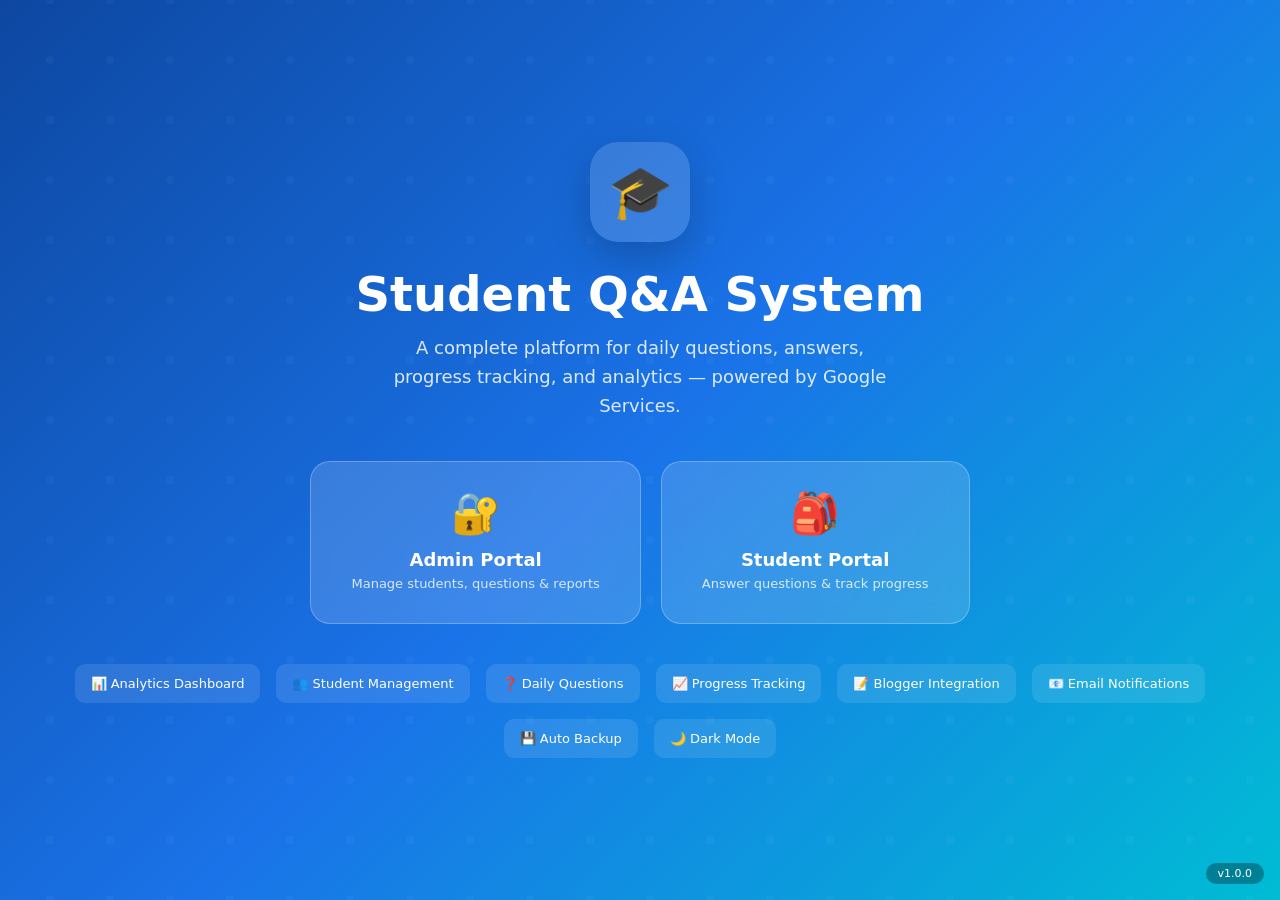
<file: index.html>
<!DOCTYPE html>
<html lang="en">
<head>
  <meta charset="UTF-8">
  <meta name="viewport" content="width=device-width, initial-scale=1.0">
  <title>Student Q&A System</title>
  <link rel="stylesheet" href="assets/css/main.css">
  <style>
    .landing { min-height:100vh;background:linear-gradient(135deg,#0d47a1 0%,#1a73e8 50%,#00bcd4 100%);display:flex;flex-direction:column;align-items:center;justify-content:center;padding:40px 20px;color:white;text-align:center;position:relative;overflow:hidden; }
    .landing::before { content:'';position:absolute;inset:-50%;background:url("data:image/svg+xml,%3Csvg width='60' height='60' viewBox='0 0 60 60' xmlns='http://www.w3.org/2000/svg'%3E%3Cg fill='%23ffffff' fill-opacity='0.03'%3E%3Ccircle cx='30' cy='30' r='4'/%3E%3C/g%3E%3C/svg%3E");animation:rotate 90s linear infinite; }
    .logo-box { width:100px;height:100px;background:rgba(255,255,255,0.15);border-radius:28px;display:flex;align-items:center;justify-content:center;font-size:52px;margin:0 auto 24px;box-shadow:0 16px 40px rgba(0,0,0,0.2);backdrop-filter:blur(10px);animation:float 4s ease-in-out infinite; }
    @keyframes float { 0%,100%{transform:translateY(0)} 50%{transform:translateY(-10px)} }
    .landing h1 { font-size:clamp(28px,5vw,48px);font-weight:900;margin-bottom:12px;position:relative; }
    .landing p { font-size:clamp(14px,2vw,18px);opacity:0.85;max-width:500px;line-height:1.6;margin-bottom:40px;position:relative; }
    .login-cards { display:flex;gap:20px;flex-wrap:wrap;justify-content:center;position:relative; }
    .login-card-btn { background:rgba(255,255,255,0.15);backdrop-filter:blur(10px);border:1px solid rgba(255,255,255,0.25);border-radius:20px;padding:28px 40px;color:white;text-decoration:none;transition:all 0.3s;min-width:200px; }
    .login-card-btn:hover { background:rgba(255,255,255,0.25);transform:translateY(-4px);box-shadow:0 16px 40px rgba(0,0,0,0.2);color:white;text-decoration:none; }
    .login-card-btn .icon { font-size:40px;margin-bottom:12px; }
    .login-card-btn h3 { font-size:18px;font-weight:700;margin-bottom:4px; }
    .login-card-btn p { font-size:13px;opacity:0.8;margin:0; }
    .features { display:flex;gap:16px;flex-wrap:wrap;justify-content:center;margin-top:40px;position:relative; }
    .feature { background:rgba(255,255,255,0.1);border-radius:10px;padding:12px 16px;font-size:13px;display:flex;align-items:center;gap:8px; }
    .version-badge { position:fixed;bottom:16px;right:16px;background:rgba(0,0,0,0.3);color:white;padding:4px 12px;border-radius:20px;font-size:11px;backdrop-filter:blur(10px); }
  </style>
</head>
<body>
  <div class="landing">
    <div class="logo-box">🎓</div>
    <h1>Student Q&A System</h1>
    <p>A complete platform for daily questions, answers, progress tracking, and analytics — powered by Google Services.</p>

    <div class="login-cards">
      <a class="login-card-btn" href="admin/login.html">
        <div class="icon">🔐</div>
        <h3>Admin Portal</h3>
        <p>Manage students, questions & reports</p>
      </a>
      <a class="login-card-btn" href="student/login.html">
        <div class="icon">🎒</div>
        <h3>Student Portal</h3>
        <p>Answer questions & track progress</p>
      </a>
    </div>

    <div class="features">
      <div class="feature">📊 Analytics Dashboard</div>
      <div class="feature">👥 Student Management</div>
      <div class="feature">❓ Daily Questions</div>
      <div class="feature">📈 Progress Tracking</div>
      <div class="feature">📝 Blogger Integration</div>
      <div class="feature">📧 Email Notifications</div>
      <div class="feature">💾 Auto Backup</div>
      <div class="feature">🌙 Dark Mode</div>
    </div>
  </div>

  <div class="version-badge">v1.0.0</div>

  <script src="assets/js/config.js"></script>
  <script src="assets/js/auth.js"></script>
  <script>
    // Auto-redirect if already logged in
    const session = Auth.getSession();
    if (session?.role === 'admin') window.location.href = 'admin/dashboard.html';
    else if (session?.role === 'student') window.location.href = 'student/dashboard.html';
  </script>
</body>
</html>
</file>
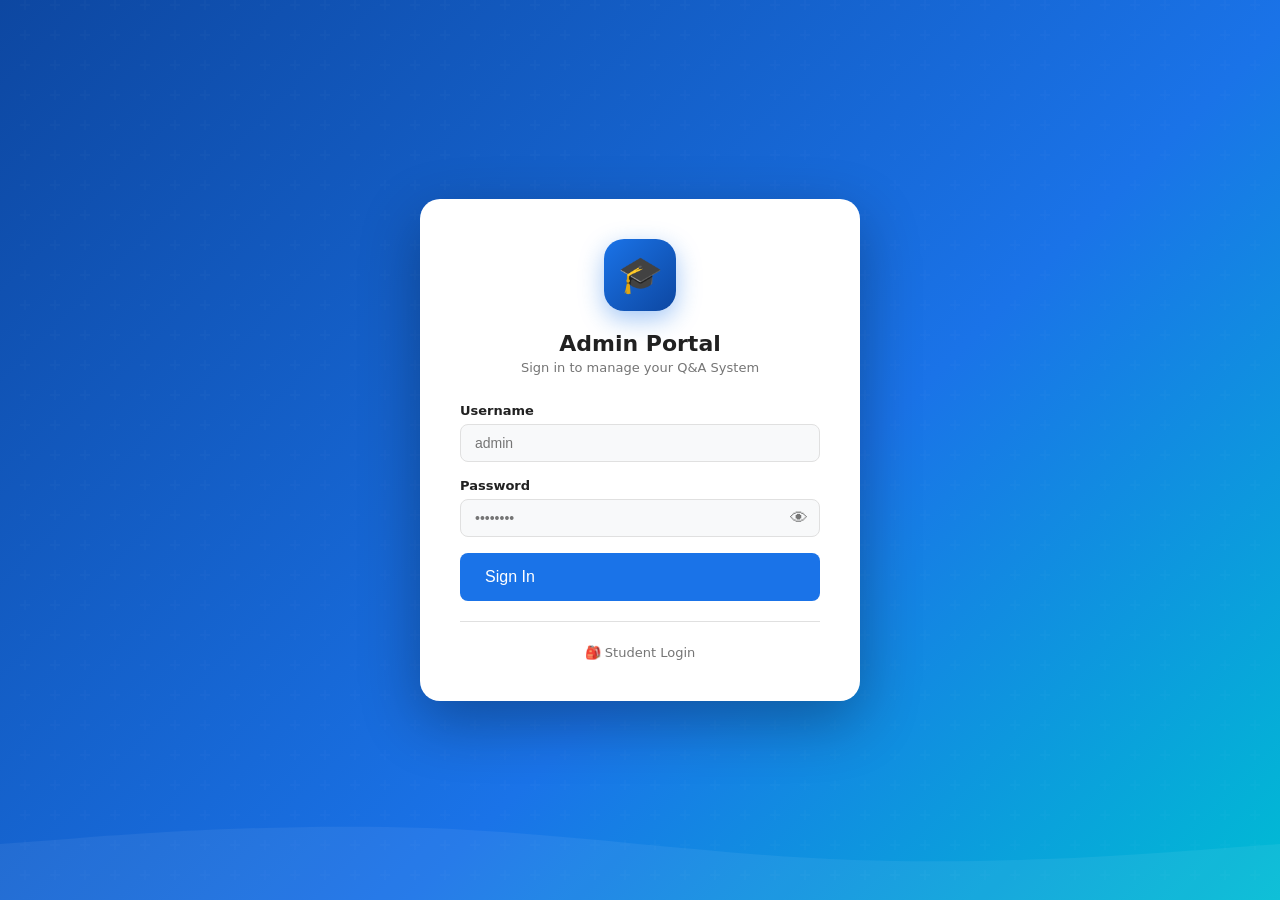
<file: admin/answers.html>
<!DOCTYPE html>
<html lang="en">
<head>
  <meta charset="UTF-8">
  <meta name="viewport" content="width=device-width, initial-scale=1.0">
  <title>Answers — Admin</title>
  <link rel="stylesheet" href="../assets/css/main.css">
  <style>
    .filter-bar { display:flex;gap:10px;flex-wrap:wrap;align-items:center;margin-bottom:16px; }
    .filter-select { padding:8px 12px;border:1.5px solid var(--border);border-radius:8px;font-size:13px;background:var(--surface);color:var(--text);outline:none;cursor:pointer; }
  </style>
</head>
<body>
<div class="app-wrapper">
  <aside class="sidebar" id="sidebar">
    <a class="sidebar-brand" href="dashboard.html"><div class="brand-icon">🎓</div><div class="brand-text"><h1>Q&A System</h1><p>Admin Panel</p></div></a>
    <nav class="sidebar-nav">
      <span class="nav-section-label">Main</span>
      <a class="nav-item" href="dashboard.html"><span class="nav-icon">📊</span> Dashboard</a>
      <a class="nav-item" href="students.html"><span class="nav-icon">👥</span> Students</a>
      <a class="nav-item" href="questions.html"><span class="nav-icon">❓</span> Questions</a>
      <a class="nav-item active" href="answers.html"><span class="nav-icon">✅</span> Answers</a>
      <span class="nav-section-label">Analytics</span>
      <a class="nav-item" href="reports.html"><span class="nav-icon">📈</span> Reports</a>
      <span class="nav-section-label">System</span>
      <a class="nav-item" href="settings.html"><span class="nav-icon">⚙️</span> Settings</a>
    </nav>
    <div class="sidebar-footer">
      <div style="display:flex;align-items:center;gap:10px">
        <div class="user-avatar" data-user-avatar></div>
        <div style="flex:1"><div style="font-size:13px;font-weight:600;color:white" data-user-name></div><div style="font-size:11px;opacity:0.7;color:white">Administrator</div></div>
        <button onclick="Auth.logout('login.html')" style="background:rgba(255,255,255,0.15);border:none;color:white;border-radius:8px;padding:6px 8px;cursor:pointer;font-size:16px">🚪</button>
      </div>
    </div>
  </aside>

  <div class="main-content">
    <header class="topbar">
      <button class="topbar-btn" id="sidebar-toggle">☰</button>
      <div class="topbar-title">Answer Management</div>
      <div class="topbar-actions" style="margin-left:auto">
        <button class="topbar-btn" id="theme-toggle">🌙</button>
        <button class="btn btn-secondary btn-sm" onclick="exportAnswers()">⬇ Export</button>
        <button class="btn btn-outline-primary btn-sm" onclick="showQuestionReport()">📊 Question Report</button>
      </div>
    </header>

    <main class="page-content">
      <!-- Quick stats -->
      <div style="display:grid;grid-template-columns:repeat(auto-fill,minmax(180px,1fr));gap:16px;margin-bottom:24px" id="answer-stats">
        <div class="stat-card stat-blue"><div class="stat-icon">📝</div><div class="stat-info"><div class="stat-value" id="s-total">—</div><div class="stat-label">Total Answers</div></div></div>
        <div class="stat-card stat-green"><div class="stat-icon">✅</div><div class="stat-info"><div class="stat-value" id="s-correct">—</div><div class="stat-label">Correct</div></div></div>
        <div class="stat-card stat-red"><div class="stat-icon">❌</div><div class="stat-info"><div class="stat-value" id="s-wrong">—</div><div class="stat-label">Wrong</div></div></div>
        <div class="stat-card stat-yellow"><div class="stat-icon">🎯</div><div class="stat-info"><div class="stat-value" id="s-acc">—</div><div class="stat-label">Accuracy</div></div></div>
      </div>

      <!-- Filter Bar -->
      <div class="filter-bar">
        <div class="search-box" style="flex:1;min-width:200px">
          <span class="search-icon">🔍</span>
          <input type="text" class="form-control" id="search-student" placeholder="Search by Student ID or Name…">
        </div>
        <input type="text" class="filter-select" id="filter-qid" placeholder="Question ID" style="width:130px">
        <select class="filter-select" id="filter-result" onchange="loadAnswers()">
          <option value="all">All Results</option>
          <option value="Correct">Correct</option>
          <option value="Incorrect">Incorrect</option>
        </select>
        <select class="filter-select" id="filter-subject-ans" onchange="loadAnswers()">
          <option value="all">All Subjects</option>
        </select>
        <button class="btn btn-secondary btn-sm" onclick="clearFilters()">✕ Clear</button>
      </div>

      <div class="card">
        <div class="card-header">
          <div class="card-title">✅ Submitted Answers <span id="count-label" style="font-weight:400;color:var(--text-muted);font-size:13px"></span></div>
        </div>
        <div class="table-wrapper">
          <table class="table">
            <thead>
              <tr>
                <th>Answer ID</th>
                <th>Student</th>
                <th>Question</th>
                <th>Submitted Answer</th>
                <th>Result</th>
                <th>Marks</th>
                <th>Submitted At</th>
              </tr>
            </thead>
            <tbody id="answers-tbody">
              <tr><td colspan="7" style="text-align:center;padding:40px"><div class="spinner" style="margin:0 auto"></div></td></tr>
            </tbody>
          </table>
        </div>
      </div>
    </main>
  </div>
</div>

<!-- Question Report Modal -->
<div class="modal-overlay hidden" id="q-report-modal">
  <div class="modal-box modal-lg">
    <div class="modal-header">
      <div class="modal-title">📊 Question Analysis Report</div>
      <button class="modal-close" onclick="document.getElementById('q-report-modal').classList.add('hidden')">✕</button>
    </div>
    <div class="modal-body">
      <div class="form-group">
        <label class="form-label">Question ID</label>
        <div style="display:flex;gap:10px">
          <input type="text" class="form-control" id="report-q-id" placeholder="e.g. Q0001">
          <button class="btn btn-primary" onclick="loadQuestionReport()">Analyze</button>
        </div>
      </div>
      <div id="q-report-content"></div>
    </div>
  </div>
</div>

<script src="../assets/js/config.js"></script>
<script src="../assets/js/auth.js"></script>
<script src="../assets/js/api.js"></script>
<script>
if (!Auth.requireAdmin()) throw new Error('Unauthorized');
populateUserInfo();
setupThemeToggle();
Utils.setupSidebar();

CONFIG.SUBJECTS.forEach(s => {
  const el = document.getElementById('filter-subject-ans');
  if (el) el.add(new Option(s, s));
});

let allAnswers = [];

const searchStudent = document.getElementById('search-student');
const filterQid = document.getElementById('filter-qid');
searchStudent.addEventListener('input', Utils.debounce(loadAnswers, CONFIG.DEBOUNCE_MS));
filterQid.addEventListener('input', Utils.debounce(loadAnswers, CONFIG.DEBOUNCE_MS));
document.getElementById('filter-result').addEventListener('change', loadAnswers);

async function loadAnswers() {
  const tbody = document.getElementById('answers-tbody');
  tbody.innerHTML = '<tr><td colspan="7" style="text-align:center;padding:30px"><div class="spinner" style="margin:0 auto"></div></td></tr>';
  try {
    // For admin we load all students' answers via progress endpoint
    const data = await API.getStudentAnswers('all');
    allAnswers = data.answers || [];

    // Client-side filtering
    let filtered = allAnswers;
    const search = searchStudent.value.toLowerCase();
    const qid = filterQid.value.trim().toUpperCase();
    const result = document.getElementById('filter-result').value;
    const subject = document.getElementById('filter-subject-ans').value;

    if (search) filtered = filtered.filter(a => (a.studentId||'').toLowerCase().includes(search) || (a.name||'').toLowerCase().includes(search));
    if (qid && qid !== 'ALL') filtered = filtered.filter(a => a.questionId === qid);
    if (result !== 'all') filtered = filtered.filter(a => a.result === result);
    if (subject !== 'all') filtered = filtered.filter(a => a.subject === subject);

    const correct = filtered.filter(a => a.result === 'Correct').length;
    document.getElementById('s-total').textContent = filtered.length;
    document.getElementById('s-correct').textContent = correct;
    document.getElementById('s-wrong').textContent = filtered.length - correct;
    document.getElementById('s-acc').textContent = filtered.length > 0 ? Math.round((correct/filtered.length)*100)+'%' : '—';
    document.getElementById('count-label').textContent = `(${filtered.length} records)`;

    if (!filtered.length) {
      tbody.innerHTML = `<tr><td colspan="7"><div class="empty-state"><div class="empty-icon">📝</div><h3>No answers found</h3></div></td></tr>`;
      return;
    }

    tbody.innerHTML = filtered.map(a => `
      <tr>
        <td style="font-size:12px;color:var(--text-muted)">${Utils.escapeHtml(a.answerId||'')}</td>
        <td>
          <div style="display:flex;align-items:center;gap:8px">
            ${Utils.avatar(a.name||a.studentId, 30)}
            <div>
              <div style="font-weight:600;font-size:13px">${Utils.escapeHtml(a.name||a.studentId)}</div>
              <div style="font-size:11px;color:var(--text-muted)">${Utils.escapeHtml(a.studentId||'')}</div>
            </div>
          </div>
        </td>
        <td>
          <div style="font-size:12px;color:var(--primary);font-weight:600">${Utils.escapeHtml(a.questionId||'')}</div>
          <div style="font-size:12px;max-width:200px;overflow:hidden;text-overflow:ellipsis;white-space:nowrap" title="${Utils.escapeHtml(a.question||'')}">${Utils.escapeHtml(a.question||'')}</div>
          <span class="badge badge-info" style="margin-top:2px">${Utils.escapeHtml(a.subject||'')}</span>
        </td>
        <td style="max-width:150px">
          <div style="font-size:13px;overflow:hidden;text-overflow:ellipsis;white-space:nowrap" title="${Utils.escapeHtml(a.submittedAnswer||'')}">${Utils.escapeHtml(a.submittedAnswer||'—')}</div>
          ${a.result==='Incorrect'?`<div style="font-size:11px;color:var(--secondary);margin-top:2px">✓ ${Utils.escapeHtml(a.correctAnswer||'')}</div>`:''}
        </td>
        <td>${Utils.resultBadge(a.result)}</td>
        <td style="font-weight:700;text-align:center">${a.marks??0}</td>
        <td style="font-size:12px;color:var(--text-muted)">${Utils.formatDateTime(a.submittedAt)}</td>
      </tr>`).join('');
  } catch (err) {
    tbody.innerHTML = `<tr><td colspan="7"><div class="empty-state"><div class="empty-icon">❌</div><h3>${Utils.escapeHtml(err.message)}</h3></div></td></tr>`;
  }
}

function clearFilters() {
  searchStudent.value='';
  filterQid.value='';
  document.getElementById('filter-result').value='all';
  document.getElementById('filter-subject-ans').value='all';
  loadAnswers();
}

function exportAnswers() {
  if (!allAnswers.length) { Toast.warning('No data to export'); return; }
  Utils.exportCSV('answers_export_'+new Date().toISOString().split('T')[0], allAnswers,
    ['answerId','studentId','name','questionId','question','subject','submittedAnswer','correctAnswer','result','marks','submittedAt']);
  Toast.success('Export downloaded');
}

function showQuestionReport() {
  document.getElementById('q-report-content').innerHTML = '';
  document.getElementById('report-q-id').value = '';
  document.getElementById('q-report-modal').classList.remove('hidden');
}

async function loadQuestionReport() {
  const qid = document.getElementById('report-q-id').value.trim();
  if (!qid) { Toast.warning('Enter a Question ID'); return; }
  const container = document.getElementById('q-report-content');
  container.innerHTML = '<div style="text-align:center;padding:30px"><div class="spinner" style="margin:0 auto"></div></div>';
  try {
    const d = await API.getReport({ type:'question', questionId: qid });
    const answerDist = d.answerDistribution || {};
    container.innerHTML = `
      <div style="display:grid;grid-template-columns:repeat(3,1fr);gap:12px;margin:16px 0">
        <div style="text-align:center;padding:14px;background:var(--surface2);border-radius:8px">
          <div style="font-size:24px;font-weight:800;color:var(--primary)">${d.totalSubmissions}</div>
          <div style="font-size:12px;color:var(--text-muted)">Submissions</div>
        </div>
        <div style="text-align:center;padding:14px;background:#e6f4ea;border-radius:8px">
          <div style="font-size:24px;font-weight:800;color:var(--secondary)">${d.correct}</div>
          <div style="font-size:12px;color:var(--text-muted)">Correct</div>
        </div>
        <div style="text-align:center;padding:14px;background:#fce8e6;border-radius:8px">
          <div style="font-size:24px;font-weight:800;color:var(--danger)">${d.wrong}</div>
          <div style="font-size:12px;color:var(--text-muted)">Wrong</div>
        </div>
      </div>
      <div style="margin-bottom:12px">
        <div style="display:flex;justify-content:space-between;margin-bottom:6px"><span>Accuracy</span><strong>${d.accuracy}%</strong></div>
        <div class="progress"><div class="progress-bar ${d.accuracy>=70?'success':d.accuracy>=40?'warning':'danger'}" style="width:${d.accuracy}%"></div></div>
      </div>
      <div style="font-weight:600;margin-bottom:8px">Question: <span style="font-weight:400">${Utils.escapeHtml(d.question?.['Question']||'')}</span></div>
      <div style="font-weight:600;margin-bottom:8px">Correct Answer: <span style="color:var(--secondary)">${Utils.escapeHtml(d.question?.['Correct Answer']||'')}</span></div>
      <div style="margin-top:16px;font-weight:600;margin-bottom:8px">Answer Distribution</div>
      ${Object.entries(answerDist).map(([ans, count]) =>
        `<div style="display:flex;justify-content:space-between;padding:6px 0;border-bottom:1px solid var(--border)"><span>${Utils.escapeHtml(ans)}</span><strong>${count}</strong></div>`
      ).join('') || '<p style="color:var(--text-muted)">No data</p>'}`;
  } catch (err) {
    container.innerHTML = `<p style="color:var(--danger)">${err.message}</p>`;
  }
}

loadAnswers();
</script>
</body>
</html>
</file>
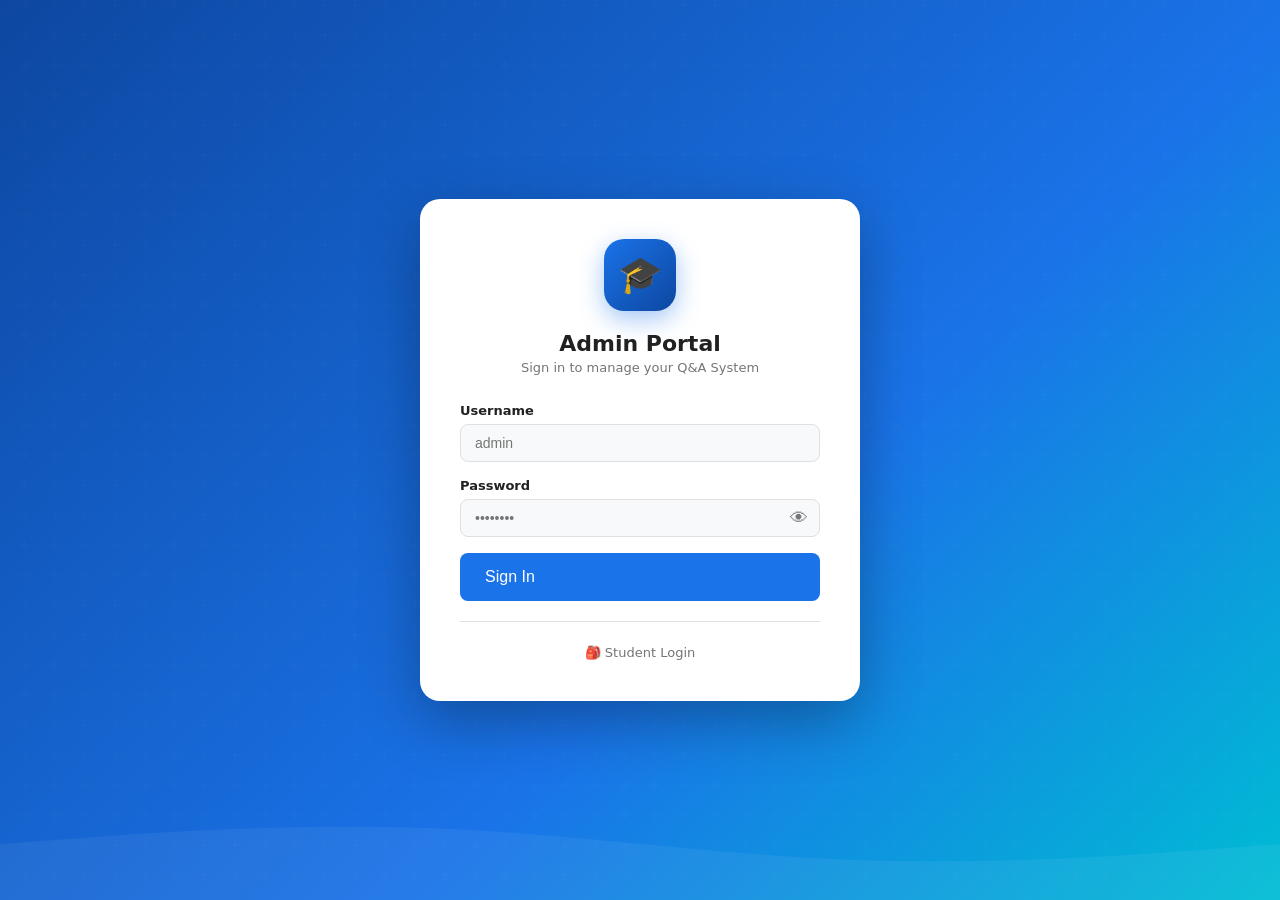
<file: admin/login.html>
<!DOCTYPE html>
<html lang="en">
<head>
  <meta charset="UTF-8">
  <meta name="viewport" content="width=device-width, initial-scale=1.0">
  <title>Admin Login — Student Q&A System</title>
  <link rel="stylesheet" href="../assets/css/main.css">
  <style>
    .login-card .form-control { background: var(--surface2); }
    .input-group { position: relative; }
    .input-group .form-control { padding-right: 44px; }
    .toggle-password {
      position: absolute; right: 12px; top: 50%;
      transform: translateY(-50%);
      cursor: pointer; color: var(--text-muted); font-size: 18px;
      background: none; border: none; padding: 0;
    }
    .wave {
      position: absolute; bottom: 0; left: 0; right: 0;
      height: 120px; overflow: hidden;
    }
    .wave svg { position: absolute; bottom: 0; }
  </style>
</head>
<body>
  <div class="login-page">
    <div class="wave">
      <svg viewBox="0 0 1440 120" xmlns="http://www.w3.org/2000/svg" preserveAspectRatio="none" width="100%" height="120">
        <path d="M0,64L80,58.7C160,53,320,43,480,48C640,53,800,75,960,80C1120,85,1280,75,1360,69.3L1440,64V120H0Z" fill="rgba(255,255,255,0.06)"/>
      </svg>
    </div>

    <div class="login-card">
      <div class="login-logo">🎓</div>
      <h2 style="text-align:center;font-size:22px;margin-bottom:4px">Admin Portal</h2>
      <p style="text-align:center;color:var(--text-muted);font-size:13px;margin-bottom:28px">Sign in to manage your Q&A System</p>

      <form id="loginForm" novalidate>
        <div class="form-group">
          <label class="form-label">Username</label>
          <div class="input-group">
            <input type="text" id="username" class="form-control" placeholder="admin" autocomplete="username" required>
          </div>
        </div>

        <div class="form-group">
          <label class="form-label">Password</label>
          <div class="input-group">
            <input type="password" id="password" class="form-control" placeholder="••••••••" autocomplete="current-password" required>
            <button type="button" class="toggle-password" id="togglePwd">👁</button>
          </div>
        </div>

        <div id="error-msg" style="display:none;background:#fce8e6;color:#c62828;padding:10px 14px;border-radius:8px;font-size:13px;margin-bottom:16px;border-left:3px solid var(--danger)"></div>

        <button type="submit" class="btn btn-primary w-100 btn-lg" id="loginBtn">
          Sign In
        </button>
      </form>

      <div style="text-align:center;margin-top:20px;padding-top:20px;border-top:1px solid var(--border)">
        <a href="../student/login.html" style="color:var(--text-muted);font-size:13px">🎒 Student Login</a>
      </div>
    </div>
  </div>

  <script src="../assets/js/config.js"></script>
  <script src="../assets/js/auth.js"></script>
  <script src="../assets/js/api.js"></script>
  <script>
    // Redirect if already logged in
    if (Auth.isLoggedIn() && Auth.getRole() === 'admin') {
      window.location.href = 'dashboard.html';
    }

    document.getElementById('togglePwd').addEventListener('click', function() {
      const pwd = document.getElementById('password');
      const isHidden = pwd.type === 'password';
      pwd.type = isHidden ? 'text' : 'password';
      this.textContent = isHidden ? '🙈' : '👁';
    });

    document.getElementById('loginForm').addEventListener('submit', async function(e) {
      e.preventDefault();
      const username = document.getElementById('username').value.trim();
      const password = document.getElementById('password').value;
      const btn = document.getElementById('loginBtn');
      const errEl = document.getElementById('error-msg');

      if (!username || !password) {
        errEl.textContent = 'Please enter username and password.';
        errEl.style.display = 'block';
        return;
      }

      btn.disabled = true;
      btn.innerHTML = '<span style="display:inline-block;width:16px;height:16px;border:2px solid rgba(255,255,255,0.4);border-top-color:white;border-radius:50%;animation:spin 0.8s linear infinite;vertical-align:middle;margin-right:8px"></span> Signing in...';
      errEl.style.display = 'none';

      try {
        const result = await API.adminLogin(username, password);
        Auth.setSession(result.data);
        Toast.success('Welcome back, Administrator!');
        setTimeout(() => window.location.href = 'dashboard.html', 600);
      } catch (err) {
        errEl.textContent = err.message || 'Login failed. Please try again.';
        errEl.style.display = 'block';
        btn.disabled = false;
        btn.textContent = 'Sign In';
      }
    });

    // Allow Enter key
    document.getElementById('password').addEventListener('keydown', function(e) {
      if (e.key === 'Enter') document.getElementById('loginForm').dispatchEvent(new Event('submit'));
    });
  </script>
</body>
</html>
</file>
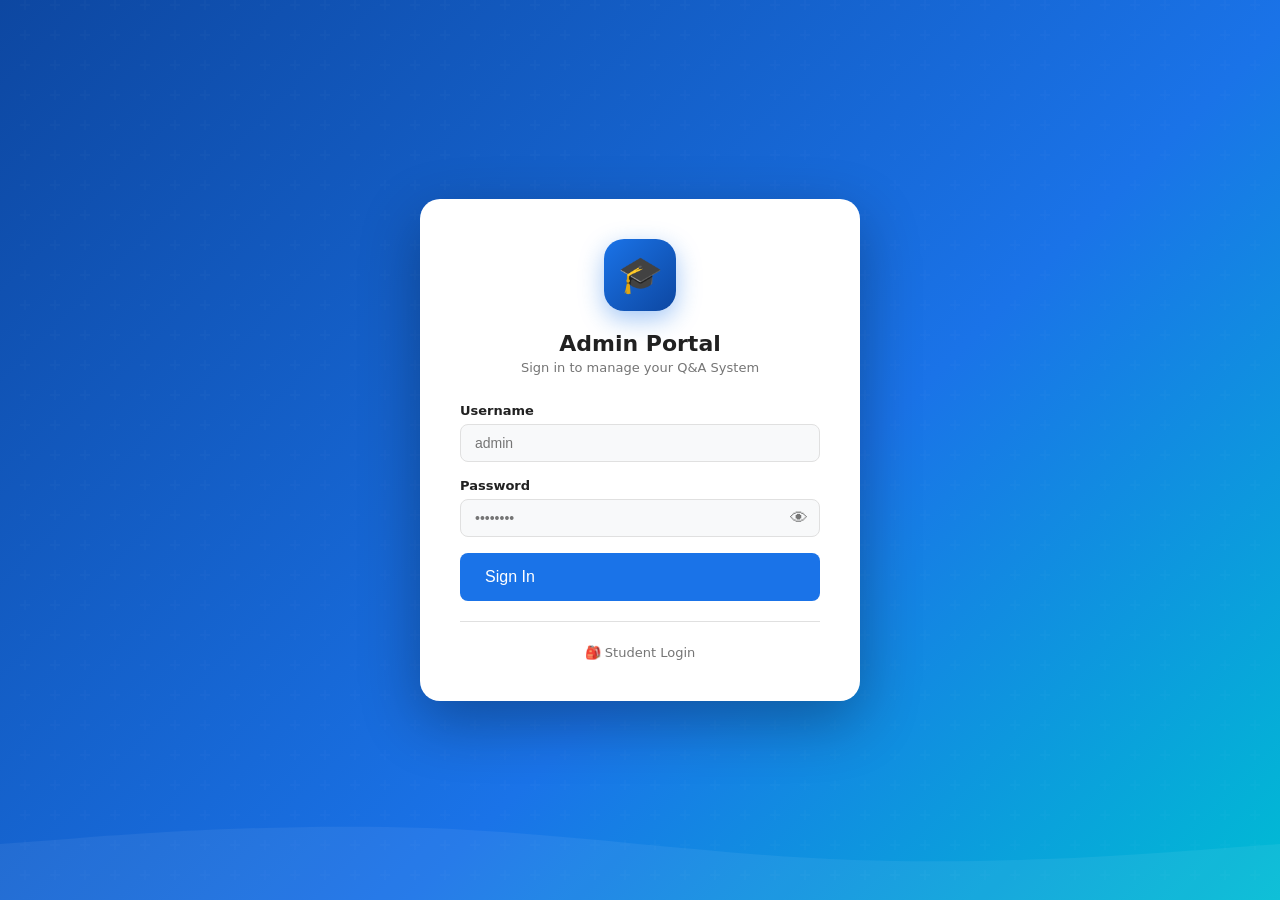
<file: admin/questions.html>
<!DOCTYPE html>
<html lang="en">
<head>
  <meta charset="UTF-8">
  <meta name="viewport" content="width=device-width, initial-scale=1.0">
  <title>Questions — Admin</title>
  <link rel="stylesheet" href="../assets/css/main.css">
  <style>
    .q-text { max-width: 300px; overflow:hidden; text-overflow:ellipsis; white-space:nowrap; }
    .filter-bar { display:flex; gap:10px; flex-wrap:wrap; align-items:center; margin-bottom:16px; }
    .filter-select { padding:8px 12px; border:1.5px solid var(--border); border-radius:8px; font-size:13px; background:var(--surface); color:var(--text); outline:none; cursor:pointer; }
    .filter-select:focus { border-color:var(--primary); }
  </style>
</head>
<body>
<div class="app-wrapper">
  <aside class="sidebar" id="sidebar">
    <a class="sidebar-brand" href="dashboard.html"><div class="brand-icon">🎓</div><div class="brand-text"><h1>Q&A System</h1><p>Admin Panel</p></div></a>
    <nav class="sidebar-nav">
      <span class="nav-section-label">Main</span>
      <a class="nav-item" href="dashboard.html"><span class="nav-icon">📊</span> Dashboard</a>
      <a class="nav-item" href="students.html"><span class="nav-icon">👥</span> Students</a>
      <a class="nav-item active" href="questions.html"><span class="nav-icon">❓</span> Questions</a>
      <a class="nav-item" href="answers.html"><span class="nav-icon">✅</span> Answers</a>
      <span class="nav-section-label">Analytics</span>
      <a class="nav-item" href="reports.html"><span class="nav-icon">📈</span> Reports</a>
      <span class="nav-section-label">System</span>
      <a class="nav-item" href="settings.html"><span class="nav-icon">⚙️</span> Settings</a>
    </nav>
    <div class="sidebar-footer">
      <div style="display:flex;align-items:center;gap:10px">
        <div class="user-avatar" data-user-avatar></div>
        <div style="flex:1"><div style="font-size:13px;font-weight:600;color:white" data-user-name></div><div style="font-size:11px;opacity:0.7;color:white">Administrator</div></div>
        <button onclick="Auth.logout('login.html')" style="background:rgba(255,255,255,0.15);border:none;color:white;border-radius:8px;padding:6px 8px;cursor:pointer;font-size:16px">🚪</button>
      </div>
    </div>
  </aside>

  <div class="main-content">
    <header class="topbar">
      <button class="topbar-btn" id="sidebar-toggle">☰</button>
      <div class="topbar-title">Question Management</div>
      <div class="topbar-actions" style="margin-left:auto">
        <button class="topbar-btn" id="theme-toggle">🌙</button>
        <button class="btn btn-primary" onclick="openAddModal()">+ Add Question</button>
      </div>
    </header>

    <main class="page-content">
      <!-- Filters -->
      <div class="filter-bar">
        <div class="search-box" style="flex:1;min-width:200px">
          <span class="search-icon">🔍</span>
          <input type="text" class="form-control" id="search-input" placeholder="Search questions…">
        </div>
        <select class="filter-select" id="filter-subject" onchange="loadQuestions()">
          <option value="all">All Subjects</option>
        </select>
        <select class="filter-select" id="filter-difficulty" onchange="loadQuestions()">
          <option value="all">All Difficulties</option>
          <option>Easy</option><option>Medium</option><option>Hard</option>
        </select>
        <select class="filter-select" id="filter-status" onchange="loadQuestions()">
          <option value="all">All Status</option>
          <option>Draft</option><option>Published</option><option>Archived</option>
        </select>
        <input type="date" class="filter-select" id="filter-date-from" onchange="loadQuestions()" placeholder="From">
        <input type="date" class="filter-select" id="filter-date-to" onchange="loadQuestions()" placeholder="To">
        <button class="btn btn-secondary btn-sm" onclick="clearFilters()">✕ Clear</button>
      </div>

      <div class="card">
        <div class="card-header">
          <div class="card-title">❓ Questions <span id="count-label" style="font-weight:400;color:var(--text-muted);font-size:13px"></span></div>
          <div style="font-size:13px;color:var(--text-muted)" id="page-info"></div>
        </div>
        <div class="table-wrapper">
          <table class="table">
            <thead>
              <tr>
                <th>ID</th>
                <th>Date</th>
                <th>Subject</th>
                <th>Question</th>
                <th>Difficulty</th>
                <th>Marks</th>
                <th>Status</th>
                <th>Blogger</th>
                <th>Actions</th>
              </tr>
            </thead>
            <tbody id="questions-tbody">
              <tr><td colspan="9" style="text-align:center;padding:40px"><div class="spinner" style="margin:0 auto"></div></td></tr>
            </tbody>
          </table>
        </div>
        <div class="card-body" style="padding:12px 20px">
          <div class="pagination" id="pagination"></div>
        </div>
      </div>
    </main>
  </div>
</div>

<!-- Add/Edit Question Modal -->
<div class="modal-overlay hidden" id="question-modal">
  <div class="modal-box modal-lg">
    <div class="modal-header">
      <div class="modal-title" id="modal-title">Add Question</div>
      <button class="modal-close" onclick="closeModal()">✕</button>
    </div>
    <div class="modal-body">
      <input type="hidden" id="edit-q-id">
      <div style="display:grid;grid-template-columns:1fr 1fr;gap:16px">
        <div class="form-group">
          <label class="form-label">Date *</label>
          <input type="date" class="form-control" id="f-date">
        </div>
        <div class="form-group">
          <label class="form-label">Subject</label>
          <select class="form-control" id="f-subject">
            <option value="">Select Subject</option>
          </select>
        </div>
        <div class="form-group">
          <label class="form-label">Chapter</label>
          <input type="text" class="form-control" id="f-chapter" placeholder="Chapter name or number">
        </div>
        <div class="form-group">
          <label class="form-label">Difficulty</label>
          <select class="form-control" id="f-difficulty">
            <option>Easy</option><option selected>Medium</option><option>Hard</option>
          </select>
        </div>
        <div class="form-group" style="grid-column:1/-1">
          <label class="form-label">Question *</label>
          <textarea class="form-control" id="f-question" rows="3" placeholder="Enter the question…"></textarea>
        </div>
        <div class="form-group" style="grid-column:1/-1">
          <label class="form-label">Correct Answer *</label>
          <textarea class="form-control" id="f-answer" rows="2" placeholder="The correct answer…"></textarea>
        </div>
        <div class="form-group" style="grid-column:1/-1">
          <label class="form-label">Explanation</label>
          <textarea class="form-control" id="f-explanation" rows="2" placeholder="Explanation for the answer (optional)…"></textarea>
        </div>
        <div class="form-group">
          <label class="form-label">Marks</label>
          <input type="number" class="form-control" id="f-marks" value="1" min="1" max="100">
        </div>
        <div class="form-group">
          <label class="form-label">Status</label>
          <select class="form-control" id="f-status">
            <option value="Draft">Draft</option>
            <option value="Published">Published</option>
            <option value="Archived">Archived</option>
          </select>
        </div>
      </div>
    </div>
    <div class="modal-footer">
      <button class="btn btn-secondary" onclick="closeModal()">Cancel</button>
      <button class="btn btn-primary" id="save-btn" onclick="saveQuestion()">Save Question</button>
    </div>
  </div>
</div>

<!-- View Question Modal -->
<div class="modal-overlay hidden" id="view-modal">
  <div class="modal-box modal-lg">
    <div class="modal-header">
      <div class="modal-title" id="view-title">Question Details</div>
      <button class="modal-close" onclick="document.getElementById('view-modal').classList.add('hidden')">✕</button>
    </div>
    <div class="modal-body" id="view-body"></div>
    <div class="modal-footer" id="view-footer">
      <button class="btn btn-secondary" onclick="document.getElementById('view-modal').classList.add('hidden')">Close</button>
    </div>
  </div>
</div>

<script src="../assets/js/config.js"></script>
<script src="../assets/js/auth.js"></script>
<script src="../assets/js/api.js"></script>
<script>
if (!Auth.requireAdmin()) throw new Error('Unauthorized');
populateUserInfo();
setupThemeToggle();
Utils.setupSidebar();

let currentPage = 1;

// Populate filters
CONFIG.SUBJECTS.forEach(s => {
  const el = document.getElementById('filter-subject');
  if (el) el.add(new Option(s, s));
});
CONFIG.SUBJECTS.forEach(s => {
  const el = document.getElementById('f-subject');
  if (el) el.add(new Option(s, s));
});

const searchInput = document.getElementById('search-input');
searchInput.addEventListener('input', Utils.debounce(() => { currentPage = 1; loadQuestions(); }, CONFIG.DEBOUNCE_MS));

async function loadQuestions() {
  const tbody = document.getElementById('questions-tbody');
  tbody.innerHTML = '<tr><td colspan="9" style="text-align:center;padding:30px"><div class="spinner" style="margin:0 auto"></div></td></tr>';
  try {
    const data = await API.getQuestions({
      search: searchInput.value,
      subject: document.getElementById('filter-subject').value,
      difficulty: document.getElementById('filter-difficulty').value,
      status: document.getElementById('filter-status').value,
      dateFrom: document.getElementById('filter-date-from').value,
      dateTo: document.getElementById('filter-date-to').value,
      page: currentPage,
      limit: 10
    });

    document.getElementById('count-label').textContent = `(${data.total} found)`;
    document.getElementById('page-info').textContent = `Page ${data.page} of ${data.pages}`;

    if (!data.questions.length) {
      tbody.innerHTML = `<tr><td colspan="9"><div class="empty-state"><div class="empty-icon">❓</div><h3>No questions found</h3><p>Add your first question using the button above.</p></div></td></tr>`;
      document.getElementById('pagination').innerHTML = '';
      return;
    }

    tbody.innerHTML = data.questions.map(q => `
      <tr>
        <td><span style="font-weight:700;color:var(--primary)">${Utils.escapeHtml(q['Question ID'])}</span></td>
        <td style="font-size:13px;white-space:nowrap">${Utils.formatDate(q['Date'])}</td>
        <td><span class="badge badge-info">${Utils.escapeHtml(q['Subject']||'—')}</span></td>
        <td><div class="q-text" title="${Utils.escapeHtml(q['Question'])}">${Utils.escapeHtml(q['Question'])}</div>
            <div style="font-size:11px;color:var(--text-muted)">${Utils.escapeHtml(q['Chapter']||'')}</div></td>
        <td>${Utils.difficultyBadge(q['Difficulty'])}</td>
        <td style="font-weight:700;text-align:center">${q['Marks']||1}</td>
        <td>${Utils.statusBadge(q['Status'])}</td>
        <td style="text-align:center">${q['Blogger URL'] ? `<a href="${Utils.escapeHtml(q['Blogger URL'])}" target="_blank" class="badge badge-success">🔗 View</a>` : '<span style="color:var(--text-muted);font-size:12px">—</span>'}</td>
        <td>
          <div style="display:flex;gap:6px;flex-wrap:wrap">
            <button class="btn btn-sm btn-outline-primary" onclick='viewQuestion(${JSON.stringify(q)})' title="View">👁</button>
            <button class="btn btn-sm btn-secondary" onclick='openEditModal(${JSON.stringify(q)})' title="Edit">✏</button>
            <button class="btn btn-sm btn-success" onclick="publishBlogger('${q['Question ID']}')" title="Publish to Blogger">📝</button>
            <button class="btn btn-sm btn-danger" onclick="deleteQuestion('${q['Question ID']}','${Utils.escapeHtml(q['Question']).slice(0,30)}')" title="Delete">🗑</button>
          </div>
        </td>
      </tr>`).join('');

    renderPagination(data.page, data.pages);
  } catch (err) {
    tbody.innerHTML = `<tr><td colspan="9"><div class="empty-state"><div class="empty-icon">❌</div><h3>${Utils.escapeHtml(err.message)}</h3></div></td></tr>`;
  }
}

function renderPagination(page, pages) {
  if (pages <= 1) { document.getElementById('pagination').innerHTML = ''; return; }
  let html = `<button class="page-btn" onclick="changePage(${page-1})" ${page<=1?'disabled':''}>‹</button>`;
  for (let i = Math.max(1, page-2); i <= Math.min(pages, page+2); i++) {
    html += `<button class="page-btn ${i===page?'active':''}" onclick="changePage(${i})">${i}</button>`;
  }
  html += `<button class="page-btn" onclick="changePage(${page+1})" ${page>=pages?'disabled':''}>›</button>`;
  document.getElementById('pagination').innerHTML = html;
}

function changePage(p) { currentPage = p; loadQuestions(); }
function clearFilters() {
  searchInput.value='';
  ['filter-subject','filter-difficulty','filter-status'].forEach(id=>document.getElementById(id).value='all');
  document.getElementById('filter-date-from').value='';
  document.getElementById('filter-date-to').value='';
  currentPage=1; loadQuestions();
}

function openAddModal() {
  document.getElementById('modal-title').textContent = 'Add New Question';
  document.getElementById('save-btn').textContent = 'Add Question';
  document.getElementById('edit-q-id').value = '';
  document.getElementById('f-date').value = new Date().toISOString().split('T')[0];
  document.getElementById('f-subject').value = '';
  document.getElementById('f-chapter').value = '';
  document.getElementById('f-question').value = '';
  document.getElementById('f-answer').value = '';
  document.getElementById('f-explanation').value = '';
  document.getElementById('f-marks').value = '1';
  document.getElementById('f-difficulty').value = 'Medium';
  document.getElementById('f-status').value = 'Draft';
  document.getElementById('question-modal').classList.remove('hidden');
}

function openEditModal(q) {
  document.getElementById('modal-title').textContent = 'Edit Question';
  document.getElementById('save-btn').textContent = 'Update Question';
  document.getElementById('edit-q-id').value = q['Question ID'];
  try { document.getElementById('f-date').value = new Date(q['Date']).toISOString().split('T')[0]; } catch {}
  document.getElementById('f-subject').value = q['Subject'] || '';
  document.getElementById('f-chapter').value = q['Chapter'] || '';
  document.getElementById('f-question').value = q['Question'] || '';
  document.getElementById('f-answer').value = q['Correct Answer'] || '';
  document.getElementById('f-explanation').value = q['Explanation'] || '';
  document.getElementById('f-marks').value = q['Marks'] || '1';
  document.getElementById('f-difficulty').value = q['Difficulty'] || 'Medium';
  document.getElementById('f-status').value = q['Status'] || 'Draft';
  document.getElementById('question-modal').classList.remove('hidden');
}

function closeModal() { document.getElementById('question-modal').classList.add('hidden'); }

async function saveQuestion() {
  const question = document.getElementById('f-question').value.trim();
  const answer = document.getElementById('f-answer').value.trim();
  if (!question) { Toast.error('Question text is required'); return; }
  if (!answer) { Toast.error('Correct Answer is required'); return; }

  const qId = document.getElementById('edit-q-id').value;
  const data = {
    'Date': document.getElementById('f-date').value,
    'Subject': document.getElementById('f-subject').value,
    'Chapter': document.getElementById('f-chapter').value,
    'Question': question,
    'Correct Answer': answer,
    'Explanation': document.getElementById('f-explanation').value,
    'Difficulty': document.getElementById('f-difficulty').value,
    'Marks': document.getElementById('f-marks').value,
    'Status': document.getElementById('f-status').value
  };

  const btn = document.getElementById('save-btn');
  btn.disabled = true;
  try {
    if (qId) {
      data['Question ID'] = qId;
      await API.updateQuestion(data);
      Toast.success('Question updated');
    } else {
      const result = await API.addQuestion(data);
      Toast.success(`Question added: ${result.data.questionId}`);
    }
    closeModal();
    loadQuestions();
  } catch (err) {
    Toast.error(err.message);
  } finally {
    btn.disabled = false;
  }
}

async function deleteQuestion(id, preview) {
  if (!await Utils.confirm(`Delete question "${preview}…"?`, 'Delete Question')) return;
  try {
    await API.deleteQuestion(id);
    Toast.success('Question deleted');
    loadQuestions();
  } catch (err) {
    Toast.error(err.message);
  }
}

async function publishBlogger(id) {
  Loading.show('Publishing to Blogger…');
  try {
    const result = await API.publishToBlogger(id);
    Toast.success('Published to Blogger!');
    if (result.data.bloggerUrl) window.open(result.data.bloggerUrl, '_blank');
    loadQuestions();
  } catch (err) {
    Toast.error(err.message);
  } finally {
    Loading.hide();
  }
}

function viewQuestion(q) {
  document.getElementById('view-title').textContent = `${q['Question ID']} — ${q['Subject']||''}`;
  document.getElementById('view-body').innerHTML = `
    <div style="display:grid;grid-template-columns:repeat(3,1fr);gap:12px;margin-bottom:16px">
      <div style="padding:12px;background:var(--surface2);border-radius:8px;text-align:center">
        <div style="font-size:11px;color:var(--text-muted);text-transform:uppercase">Date</div>
        <div style="font-weight:700;margin-top:4px">${Utils.formatDate(q['Date'])}</div>
      </div>
      <div style="padding:12px;background:var(--surface2);border-radius:8px;text-align:center">
        <div style="font-size:11px;color:var(--text-muted);text-transform:uppercase">Marks</div>
        <div style="font-weight:700;margin-top:4px">${q['Marks']||1}</div>
      </div>
      <div style="padding:12px;background:var(--surface2);border-radius:8px;text-align:center">
        <div style="font-size:11px;color:var(--text-muted);text-transform:uppercase">Status</div>
        <div style="margin-top:4px">${Utils.statusBadge(q['Status'])}</div>
      </div>
    </div>
    <div style="display:flex;gap:8px;margin-bottom:16px">${Utils.difficultyBadge(q['Difficulty'])}<span class="badge badge-info">${Utils.escapeHtml(q['Subject']||'')}</span><span class="badge badge-secondary">${Utils.escapeHtml(q['Chapter']||'')}</span></div>
    <div style="margin-bottom:16px">
      <div style="font-weight:600;margin-bottom:8px;color:var(--text-muted);font-size:12px;text-transform:uppercase">Question</div>
      <div style="background:var(--primary-light);border-left:4px solid var(--primary);padding:14px;border-radius:0 8px 8px 0;font-size:16px;line-height:1.6">${Utils.escapeHtml(q['Question'])}</div>
    </div>
    <div style="margin-bottom:16px">
      <div style="font-weight:600;margin-bottom:8px;color:var(--text-muted);font-size:12px;text-transform:uppercase">Correct Answer</div>
      <div style="background:#e6f4ea;border-left:4px solid var(--secondary);padding:14px;border-radius:0 8px 8px 0;color:#1b5e20">${Utils.escapeHtml(q['Correct Answer'])}</div>
    </div>
    ${q['Explanation'] ? `<div><div style="font-weight:600;margin-bottom:8px;color:var(--text-muted);font-size:12px;text-transform:uppercase">Explanation</div><div style="background:var(--surface2);padding:14px;border-radius:8px;font-size:14px;line-height:1.6">${Utils.escapeHtml(q['Explanation'])}</div></div>` : ''}
    ${q['Blogger URL'] ? `<div style="margin-top:16px"><a href="${Utils.escapeHtml(q['Blogger URL'])}" target="_blank" class="btn btn-outline-primary btn-sm">🔗 View on Blogger</a></div>` : ''}`;

  document.getElementById('view-footer').innerHTML = `
    <button class="btn btn-secondary" onclick="document.getElementById('view-modal').classList.add('hidden')">Close</button>
    <button class="btn btn-primary" onclick="document.getElementById('view-modal').classList.add('hidden');openEditModal(${JSON.stringify(q)})">✏ Edit</button>
    <button class="btn btn-success" onclick="publishBlogger('${q['Question ID']}')">📝 Publish to Blogger</button>`;

  document.getElementById('view-modal').classList.remove('hidden');
}

loadQuestions();
</script>
</body>
</html>
</file>
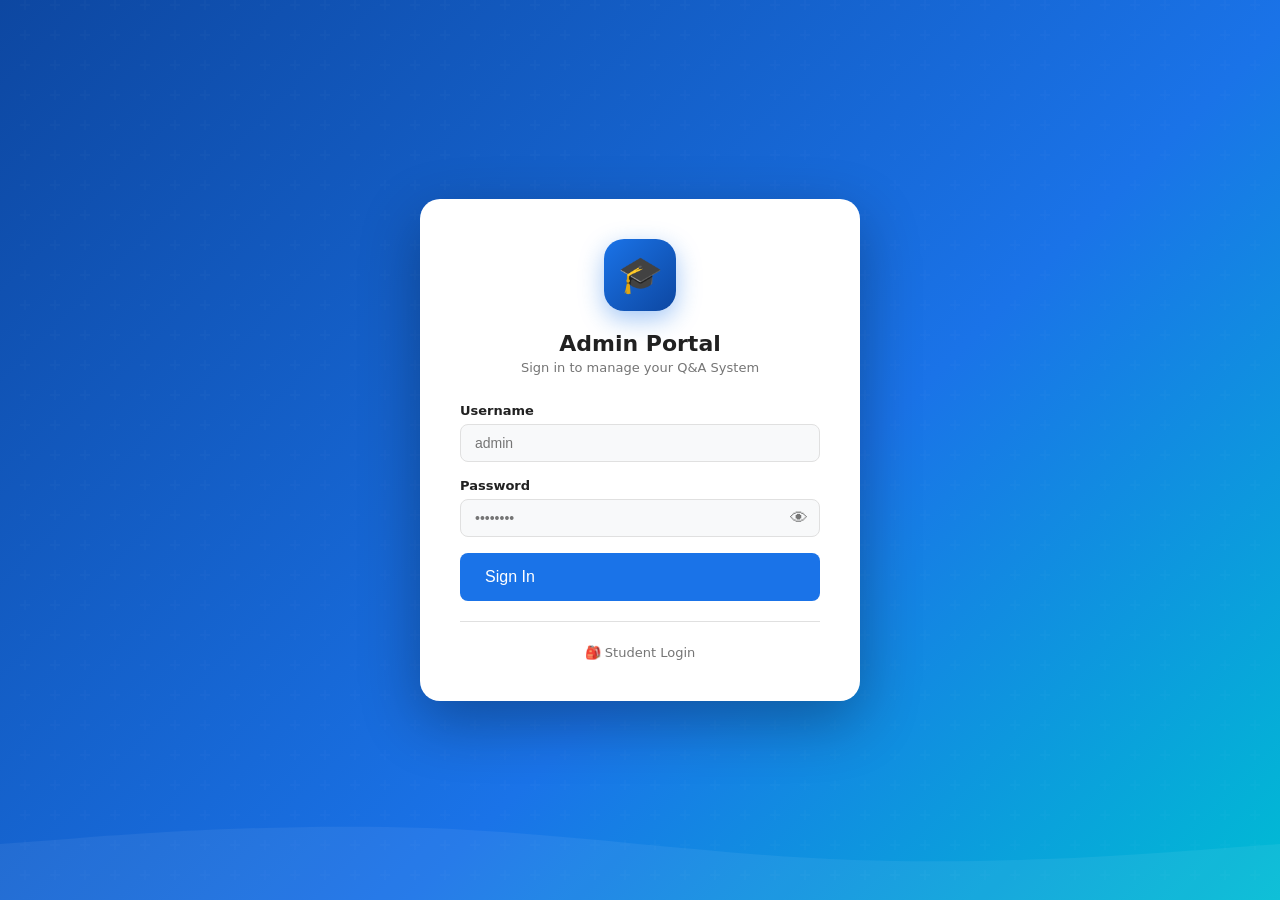
<file: admin/settings.html>
<!DOCTYPE html>
<html lang="en">
<head>
  <meta charset="UTF-8">
  <meta name="viewport" content="width=device-width, initial-scale=1.0">
  <title>Settings — Admin</title>
  <link rel="stylesheet" href="../assets/css/main.css">
  <style>
    .settings-grid { display:grid;grid-template-columns:240px 1fr;gap:24px; }
    .settings-nav { display:flex;flex-direction:column;gap:4px; }
    .settings-nav-item { padding:10px 14px;border-radius:8px;cursor:pointer;font-size:14px;font-weight:500;color:var(--text-muted);display:flex;align-items:center;gap:8px;transition:all 0.2s; }
    .settings-nav-item:hover { background:var(--surface2);color:var(--text); }
    .settings-nav-item.active { background:var(--primary-light);color:var(--primary);font-weight:600; }
    .settings-section { display:none; }
    .settings-section.active { display:block; }
    @media (max-width:768px) { .settings-grid { grid-template-columns:1fr; } .settings-nav { flex-direction:row;flex-wrap:wrap; } }
  </style>
</head>
<body>
<div class="app-wrapper">
  <aside class="sidebar" id="sidebar">
    <a class="sidebar-brand" href="dashboard.html"><div class="brand-icon">🎓</div><div class="brand-text"><h1>Q&A System</h1><p>Admin Panel</p></div></a>
    <nav class="sidebar-nav">
      <span class="nav-section-label">Main</span>
      <a class="nav-item" href="dashboard.html"><span class="nav-icon">📊</span> Dashboard</a>
      <a class="nav-item" href="students.html"><span class="nav-icon">👥</span> Students</a>
      <a class="nav-item" href="questions.html"><span class="nav-icon">❓</span> Questions</a>
      <a class="nav-item" href="answers.html"><span class="nav-icon">✅</span> Answers</a>
      <span class="nav-section-label">Analytics</span>
      <a class="nav-item" href="reports.html"><span class="nav-icon">📈</span> Reports</a>
      <span class="nav-section-label">System</span>
      <a class="nav-item active" href="settings.html"><span class="nav-icon">⚙️</span> Settings</a>
    </nav>
    <div class="sidebar-footer">
      <div style="display:flex;align-items:center;gap:10px">
        <div class="user-avatar" data-user-avatar></div>
        <div style="flex:1"><div style="font-size:13px;font-weight:600;color:white" data-user-name></div><div style="font-size:11px;opacity:0.7;color:white">Administrator</div></div>
        <button onclick="Auth.logout('login.html')" style="background:rgba(255,255,255,0.15);border:none;color:white;border-radius:8px;padding:6px 8px;cursor:pointer;font-size:16px">🚪</button>
      </div>
    </div>
  </aside>

  <div class="main-content">
    <header class="topbar">
      <button class="topbar-btn" id="sidebar-toggle">☰</button>
      <div class="topbar-title">Settings</div>
      <div class="topbar-actions" style="margin-left:auto">
        <button class="topbar-btn" id="theme-toggle">🌙</button>
      </div>
    </header>

    <main class="page-content">
      <div class="settings-grid">
        <!-- Settings Nav -->
        <div>
          <div class="card">
            <div class="card-body p-0">
              <div class="settings-nav" style="padding:8px">
                <div class="settings-nav-item active" onclick="showSection('general', this)">⚙️ General</div>
                <div class="settings-nav-item" onclick="showSection('admin', this)">👤 Admin Account</div>
                <div class="settings-nav-item" onclick="showSection('email', this)">📧 Email</div>
                <div class="settings-nav-item" onclick="showSection('blogger', this)">📝 Blogger</div>
                <div class="settings-nav-item" onclick="showSection('backup', this)">💾 Backup</div>
                <div class="settings-nav-item" onclick="showSection('system', this)">🖥 System Info</div>
              </div>
            </div>
          </div>
        </div>

        <!-- Settings Content -->
        <div>
          <!-- General -->
          <div class="settings-section active card" id="section-general">
            <div class="card-header"><div class="card-title">⚙️ General Settings</div></div>
            <div class="card-body">
              <div class="form-group">
                <label class="form-label">School Name</label>
                <input type="text" class="form-control" id="s-school-name" placeholder="My School">
              </div>
              <div class="form-group">
                <label class="form-label">Questions Per Page (Admin)</label>
                <select class="form-control" id="s-q-per-page">
                  <option value="10">10</option><option value="20">20</option><option value="50">50</option>
                </select>
              </div>
              <div class="form-group">
                <label class="form-label">Students Per Page (Admin)</label>
                <select class="form-control" id="s-s-per-page">
                  <option value="10">10</option><option value="20">20</option><option value="50">50</option>
                </select>
              </div>
              <div class="form-group">
                <label class="form-label">Session Duration (Hours)</label>
                <select class="form-control" id="s-session-hours">
                  <option value="1">1 hour</option>
                  <option value="4">4 hours</option>
                  <option value="8" selected>8 hours</option>
                  <option value="24">24 hours</option>
                </select>
              </div>
              <button class="btn btn-primary" onclick="saveSection('general')">Save General Settings</button>
            </div>
          </div>

          <!-- Admin Account -->
          <div class="settings-section card" id="section-admin">
            <div class="card-header"><div class="card-title">👤 Admin Account</div></div>
            <div class="card-body">
              <div class="form-group">
                <label class="form-label">Admin Username</label>
                <input type="text" class="form-control" id="s-admin-user" placeholder="admin">
              </div>
              <div class="form-group">
                <label class="form-label">Admin Email</label>
                <input type="email" class="form-control" id="s-admin-email" placeholder="admin@school.edu">
              </div>
              <div class="divider"></div>
              <div style="margin-bottom:12px;font-weight:600">Change Password</div>
              <div class="form-group">
                <label class="form-label">New Password</label>
                <input type="password" class="form-control" id="s-admin-pwd" placeholder="Leave blank to keep current">
              </div>
              <div class="form-group">
                <label class="form-label">Confirm Password</label>
                <input type="password" class="form-control" id="s-admin-pwd2" placeholder="Confirm new password">
              </div>
              <button class="btn btn-primary" onclick="saveSection('admin')">Update Account</button>
            </div>
          </div>

          <!-- Email -->
          <div class="settings-section card" id="section-email">
            <div class="card-header"><div class="card-title">📧 Email Notifications</div></div>
            <div class="card-body">
              <div class="form-group">
                <label style="display:flex;align-items:center;gap:10px;cursor:pointer">
                  <input type="checkbox" id="s-email-enabled" style="width:18px;height:18px;cursor:pointer">
                  <span style="font-weight:600">Enable Email Notifications</span>
                </label>
                <p style="font-size:13px;color:var(--text-muted);margin-top:6px">Uses Gmail via Google Apps Script. Requires authorization.</p>
              </div>
              <div class="divider"></div>
              <div style="font-weight:600;margin-bottom:12px">Test Email</div>
              <div style="display:flex;gap:10px">
                <input type="email" class="form-control" id="test-email-addr" placeholder="Enter email address" style="flex:1">
                <button class="btn btn-secondary" onclick="sendTestEmail()">Send Test</button>
              </div>
              <button class="btn btn-primary" style="margin-top:16px" onclick="saveSection('email')">Save Email Settings</button>
            </div>
          </div>

          <!-- Blogger -->
          <div class="settings-section card" id="section-blogger">
            <div class="card-header"><div class="card-title">📝 Blogger Integration</div></div>
            <div class="card-body">
              <div style="background:#fef7e0;border-left:4px solid var(--warning);padding:12px 16px;border-radius:0 8px 8px 0;margin-bottom:16px;font-size:13px">
                <strong>Setup Required:</strong> You need a Google Blogger account and the Blogger API enabled in your Apps Script project.
              </div>
              <div class="form-group">
                <label style="display:flex;align-items:center;gap:10px;cursor:pointer">
                  <input type="checkbox" id="s-blogger-enabled" style="width:18px;height:18px;cursor:pointer">
                  <span style="font-weight:600">Enable Blogger Auto-Publish</span>
                </label>
              </div>
              <div class="form-group">
                <label class="form-label">Blogger Blog ID</label>
                <input type="text" class="form-control" id="s-blogger-id" placeholder="Your Blog ID from Blogger URL">
                <div style="font-size:12px;color:var(--text-muted);margin-top:4px">Find it in: blogger.com → Settings → Basic → Blog ID</div>
              </div>
              <button class="btn btn-primary" onclick="saveSection('blogger')">Save Blogger Settings</button>
            </div>
          </div>

          <!-- Backup -->
          <div class="settings-section card" id="section-backup">
            <div class="card-header"><div class="card-title">💾 Data Backup</div></div>
            <div class="card-body">
              <p style="color:var(--text-muted);font-size:13px;margin-bottom:16px">Creates a copy of your Google Sheet in Google Drive with a timestamp.</p>
              <div style="background:var(--surface2);border-radius:10px;padding:20px;text-align:center;margin-bottom:20px">
                <div style="font-size:48px;margin-bottom:12px">🗄</div>
                <div style="font-weight:600;margin-bottom:4px">Create Manual Backup</div>
                <div style="font-size:13px;color:var(--text-muted)">Saves a timestamped copy to Google Drive</div>
              </div>
              <button class="btn btn-primary w-100" onclick="createBackup()">💾 Create Backup Now</button>
              <div id="backup-result" style="margin-top:16px"></div>
            </div>
          </div>

          <!-- System Info -->
          <div class="settings-section card" id="section-system">
            <div class="card-header"><div class="card-title">🖥 System Information</div></div>
            <div class="card-body">
              <div style="display:grid;gap:12px">
                <div style="display:flex;justify-content:space-between;padding:12px;background:var(--surface2);border-radius:8px">
                  <span style="color:var(--text-muted)">System Version</span>
                  <span style="font-weight:600">v1.0.0</span>
                </div>
                <div style="display:flex;justify-content:space-between;padding:12px;background:var(--surface2);border-radius:8px">
                  <span style="color:var(--text-muted)">Backend</span>
                  <span style="font-weight:600">Google Apps Script</span>
                </div>
                <div style="display:flex;justify-content:space-between;padding:12px;background:var(--surface2);border-radius:8px">
                  <span style="color:var(--text-muted)">Database</span>
                  <span style="font-weight:600">Google Sheets</span>
                </div>
                <div style="display:flex;justify-content:space-between;padding:12px;background:var(--surface2);border-radius:8px">
                  <span style="color:var(--text-muted)">Frontend</span>
                  <span style="font-weight:600">HTML5 / Bootstrap 5 / Chart.js</span>
                </div>
                <div style="display:flex;justify-content:space-between;padding:12px;background:var(--surface2);border-radius:8px">
                  <span style="color:var(--text-muted)">Apps Script URL</span>
                  <span id="sys-url" style="font-weight:600;font-size:12px;max-width:200px;overflow:hidden;text-overflow:ellipsis;text-align:right">—</span>
                </div>
              </div>

              <div class="divider"></div>
              <div style="font-weight:600;margin-bottom:12px">Quick Actions</div>
              <div style="display:flex;gap:10px;flex-wrap:wrap">
                <button class="btn btn-secondary" onclick="window.open('https://script.google.com','_blank')">Open Apps Script</button>
                <button class="btn btn-secondary" onclick="window.open('https://sheets.google.com','_blank')">Open Sheets</button>
                <button class="btn btn-secondary" onclick="window.open('https://blogger.com','_blank')">Open Blogger</button>
              </div>
            </div>
          </div>
        </div>
      </div>
    </main>
  </div>
</div>

<script src="../assets/js/config.js"></script>
<script src="../assets/js/auth.js"></script>
<script src="../assets/js/api.js"></script>
<script>
if (!Auth.requireAdmin()) throw new Error('Unauthorized');
populateUserInfo();
setupThemeToggle();
Utils.setupSidebar();

// Populate system info from JS (can't use template literals in raw HTML)
document.getElementById('sys-url').textContent = CONFIG.SCRIPT_URL;

function showSection(id, navBtn) {
  // Toggle active class — CSS uses .settings-section.active { display:block }
  document.querySelectorAll('.settings-section').forEach(el => el.classList.remove('active'));
  document.querySelectorAll('.settings-nav-item').forEach(el => el.classList.remove('active'));
  document.getElementById('section-' + id).classList.add('active');
  if (navBtn) navBtn.classList.add('active');
}

async function loadSettings() {
  try {
    const s = await API.getSettings();
    document.getElementById('s-school-name').value = s['SCHOOL_NAME'] || '';
    document.getElementById('s-admin-user').value = s['ADMIN_USERNAME'] || '';
    document.getElementById('s-admin-email').value = s['ADMIN_EMAIL'] || '';
    document.getElementById('s-q-per-page').value = s['QUESTIONS_PER_PAGE'] || '10';
    document.getElementById('s-s-per-page').value = s['STUDENTS_PER_PAGE'] || '20';
    document.getElementById('s-session-hours').value = s['SESSION_HOURS'] || '8';
    document.getElementById('s-email-enabled').checked = s['EMAIL_NOTIFICATIONS'] === 'true';
    document.getElementById('s-blogger-enabled').checked = s['BLOGGER_ENABLED'] === 'true';
    document.getElementById('s-blogger-id').value = s['BLOGGER_BLOG_ID'] || '';
  } catch (err) {
    Toast.error('Failed to load settings: ' + err.message);
  }
}

async function saveSection(section) {
  let settings = {};

  if (section === 'general') {
    settings = {
      SCHOOL_NAME: document.getElementById('s-school-name').value,
      QUESTIONS_PER_PAGE: document.getElementById('s-q-per-page').value,
      STUDENTS_PER_PAGE: document.getElementById('s-s-per-page').value,
      SESSION_HOURS: document.getElementById('s-session-hours').value
    };
  } else if (section === 'admin') {
    const pwd = document.getElementById('s-admin-pwd').value;
    const pwd2 = document.getElementById('s-admin-pwd2').value;
    if (pwd && pwd !== pwd2) { Toast.error('Passwords do not match'); return; }
    settings = {
      ADMIN_USERNAME: document.getElementById('s-admin-user').value,
      ADMIN_EMAIL: document.getElementById('s-admin-email').value
    };
    if (pwd) settings.ADMIN_PASSWORD = pwd;
  } else if (section === 'email') {
    settings = {
      EMAIL_NOTIFICATIONS: document.getElementById('s-email-enabled').checked ? 'true' : 'false'
    };
  } else if (section === 'blogger') {
    settings = {
      BLOGGER_ENABLED: document.getElementById('s-blogger-enabled').checked ? 'true' : 'false',
      BLOGGER_BLOG_ID: document.getElementById('s-blogger-id').value
    };
  }

  try {
    await API.updateSettings(settings);
    Toast.success('Settings saved!');
    if (section === 'admin') {
      document.getElementById('s-admin-pwd').value = '';
      document.getElementById('s-admin-pwd2').value = '';
    }
  } catch (err) {
    Toast.error(err.message);
  }
}

async function sendTestEmail() {
  const email = document.getElementById('test-email-addr').value.trim();
  if (!email) { Toast.warning('Enter an email address'); return; }
  try {
    await API.sendTestEmail(email);
    Toast.success('Test email sent to ' + email);
  } catch (err) {
    Toast.error(err.message);
  }
}

async function createBackup() {
  Loading.show('Creating backup…');
  const resultEl = document.getElementById('backup-result');
  try {
    const result = await API.createBackup();
    resultEl.innerHTML = `<div style="background:#e6f4ea;padding:12px;border-radius:8px;color:#1b5e20">
      ✅ Backup created!
      ${result.data.backupUrl ? `<a href="${result.data.backupUrl}" target="_blank" style="display:block;margin-top:8px;font-size:13px">Open Backup →</a>` : ''}
    </div>`;
    Toast.success('Backup created successfully');
  } catch (err) {
    resultEl.innerHTML = `<div style="background:#fce8e6;padding:12px;border-radius:8px;color:#b71c1c">❌ ${err.message}</div>`;
  } finally {
    Loading.hide();
  }
}

loadSettings();
</script>
</body>
</html>
</file>
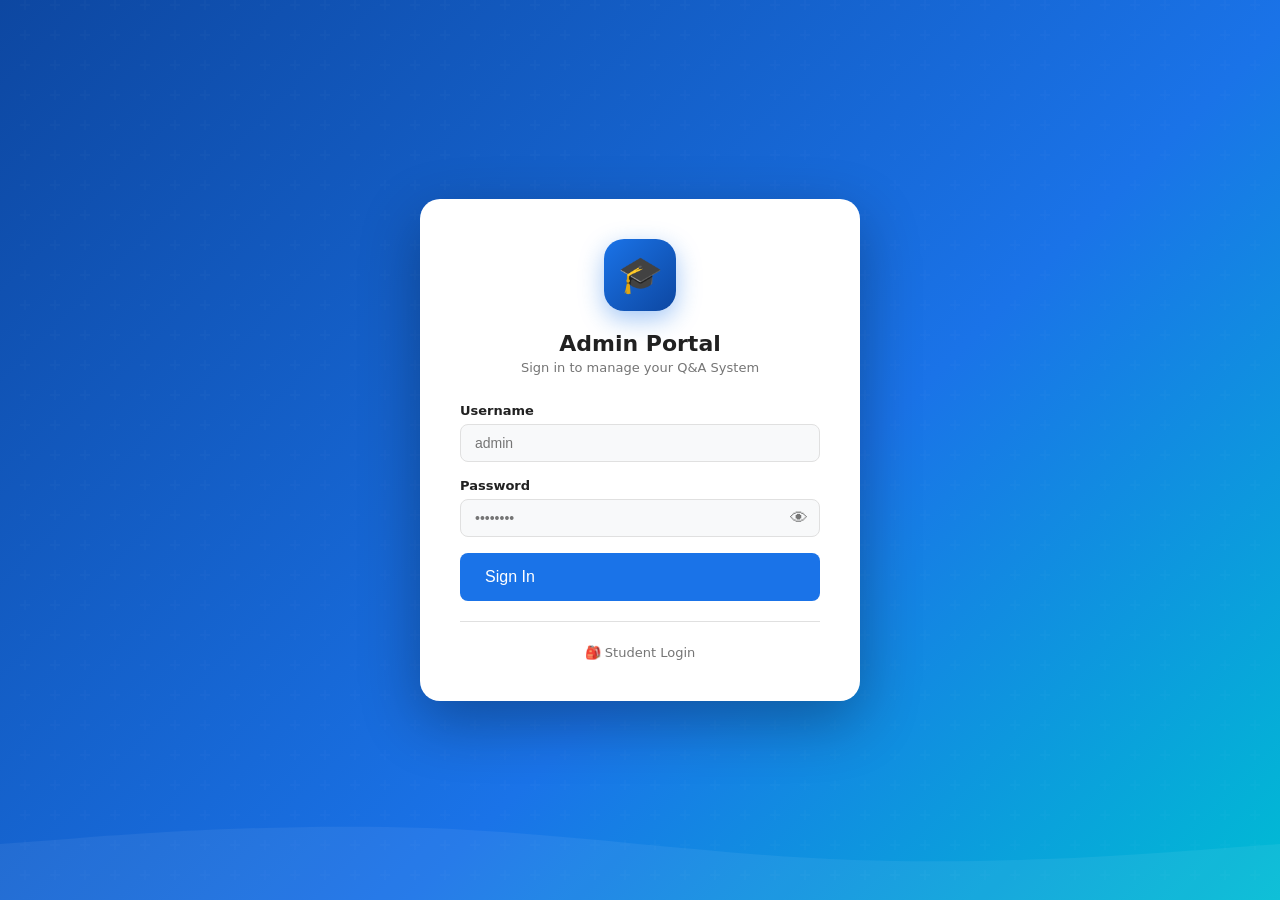
<file: admin/students.html>
<!DOCTYPE html>
<html lang="en">
<head>
  <meta charset="UTF-8">
  <meta name="viewport" content="width=device-width, initial-scale=1.0">
  <title>Students — Admin</title>
  <link rel="stylesheet" href="../assets/css/main.css">
  <style>
    .filter-bar { display:flex; gap:10px; flex-wrap:wrap; align-items:center; margin-bottom:16px; }
    .filter-bar .search-box { flex:1; min-width:200px; }
    .filter-select { padding:8px 12px; border:1.5px solid var(--border); border-radius:8px; font-size:13px; background:var(--surface); color:var(--text); outline:none; cursor:pointer; }
    .filter-select:focus { border-color:var(--primary); }
    .student-avatar { width:36px;height:36px;border-radius:50%;display:flex;align-items:center;justify-content:center;font-weight:700;font-size:14px;color:white;flex-shrink:0 }
    .actions-cell { display:flex; gap:6px; align-items:center; flex-wrap:wrap; }
  </style>
</head>
<body>
<div class="app-wrapper">
  <aside class="sidebar" id="sidebar">
    <a class="sidebar-brand" href="dashboard.html">
      <div class="brand-icon">🎓</div>
      <div class="brand-text"><h1>Q&A System</h1><p>Admin Panel</p></div>
    </a>
    <nav class="sidebar-nav">
      <span class="nav-section-label">Main</span>
      <a class="nav-item" href="dashboard.html"><span class="nav-icon">📊</span> Dashboard</a>
      <a class="nav-item active" href="students.html"><span class="nav-icon">👥</span> Students</a>
      <a class="nav-item" href="questions.html"><span class="nav-icon">❓</span> Questions</a>
      <a class="nav-item" href="answers.html"><span class="nav-icon">✅</span> Answers</a>
      <span class="nav-section-label">Analytics</span>
      <a class="nav-item" href="reports.html"><span class="nav-icon">📈</span> Reports</a>
      <span class="nav-section-label">System</span>
      <a class="nav-item" href="settings.html"><span class="nav-icon">⚙️</span> Settings</a>
    </nav>
    <div class="sidebar-footer">
      <div style="display:flex;align-items:center;gap:10px">
        <div class="user-avatar" data-user-avatar></div>
        <div style="flex:1"><div style="font-size:13px;font-weight:600;color:white" data-user-name></div><div style="font-size:11px;opacity:0.7;color:white">Administrator</div></div>
        <button onclick="Auth.logout('login.html')" style="background:rgba(255,255,255,0.15);border:none;color:white;border-radius:8px;padding:6px 8px;cursor:pointer;font-size:16px">🚪</button>
      </div>
    </div>
  </aside>

  <div class="main-content">
    <header class="topbar">
      <button class="topbar-btn" id="sidebar-toggle">☰</button>
      <div class="topbar-title">Student Management</div>
      <div class="topbar-actions" style="margin-left:auto">
        <button class="topbar-btn" id="theme-toggle">🌙</button>
        <button class="btn btn-success btn-sm" onclick="openImportModal()">⬆ Import</button>
        <button class="btn btn-secondary btn-sm" onclick="exportStudents()">⬇ Export</button>
        <button class="btn btn-primary" onclick="openAddModal()">+ Add Student</button>
      </div>
    </header>

    <main class="page-content">
      <!-- Stats bar -->
      <div style="display:flex;gap:12px;flex-wrap:wrap;margin-bottom:20px" id="student-stats">
        <div class="stat-card stat-blue" style="flex:1;min-width:160px">
          <div class="stat-icon">👥</div>
          <div class="stat-info"><div class="stat-value" id="stat-total">—</div><div class="stat-label">Total</div></div>
        </div>
        <div class="stat-card stat-green" style="flex:1;min-width:160px">
          <div class="stat-icon">✅</div>
          <div class="stat-info"><div class="stat-value" id="stat-active">—</div><div class="stat-label">Active</div></div>
        </div>
        <div class="stat-card stat-red" style="flex:1;min-width:160px">
          <div class="stat-icon">⛔</div>
          <div class="stat-info"><div class="stat-value" id="stat-inactive">—</div><div class="stat-label">Inactive</div></div>
        </div>
      </div>

      <!-- Filters -->
      <div class="filter-bar">
        <div class="search-box" style="flex:1;min-width:200px">
          <span class="search-icon">🔍</span>
          <input type="text" class="form-control" id="search-input" placeholder="Search by name, ID, email, mobile…">
        </div>
        <select class="filter-select" id="filter-status" onchange="loadStudents()">
          <option value="all">All Status</option>
          <option value="Active">Active</option>
          <option value="Inactive">Inactive</option>
        </select>
        <select class="filter-select" id="filter-class" onchange="loadStudents()">
          <option value="all">All Classes</option>
        </select>
        <select class="filter-select" id="filter-gender" onchange="loadStudents()">
          <option value="all">All Genders</option>
          <option value="Male">Male</option>
          <option value="Female">Female</option>
          <option value="Other">Other</option>
        </select>
        <button class="btn btn-secondary btn-sm" onclick="clearFilters()">✕ Clear</button>
      </div>

      <!-- Table Card -->
      <div class="card">
        <div class="card-header">
          <div class="card-title">👥 Students <span id="count-label" style="font-weight:400;color:var(--text-muted);font-size:13px"></span></div>
          <div style="font-size:13px;color:var(--text-muted)" id="page-info"></div>
        </div>
        <div class="table-wrapper">
          <table class="table">
            <thead>
              <tr>
                <th>Student</th>
                <th>Class</th>
                <th>Contact</th>
                <th>Admission</th>
                <th>Status</th>
                <th>Last Login</th>
                <th>Actions</th>
              </tr>
            </thead>
            <tbody id="students-tbody">
              <tr><td colspan="7" class="text-center" style="padding:40px"><div class="spinner" style="margin:0 auto"></div></td></tr>
            </tbody>
          </table>
        </div>
        <div class="card-body" style="padding:12px 20px">
          <div class="pagination" id="pagination"></div>
        </div>
      </div>
    </main>
  </div>
</div>

<!-- Add/Edit Student Modal -->
<div class="modal-overlay hidden" id="student-modal">
  <div class="modal-box modal-lg">
    <div class="modal-header">
      <div class="modal-title" id="modal-title">Add Student</div>
      <button class="modal-close" onclick="closeModal()">✕</button>
    </div>
    <div class="modal-body">
      <input type="hidden" id="edit-student-id">
      <div style="display:grid;grid-template-columns:1fr 1fr;gap:16px">
        <div class="form-group">
          <label class="form-label">Full Name *</label>
          <input type="text" class="form-control" id="f-name" placeholder="Student Full Name">
        </div>
        <div class="form-group">
          <label class="form-label">Gender</label>
          <select class="form-control" id="f-gender">
            <option value="">Select Gender</option>
            <option>Male</option><option>Female</option><option>Other</option>
          </select>
        </div>
        <div class="form-group">
          <label class="form-label">Class</label>
          <select class="form-control" id="f-class">
            <option value="">Select Class</option>
          </select>
        </div>
        <div class="form-group">
          <label class="form-label">Section</label>
          <select class="form-control" id="f-section">
            <option value="">Select Section</option>
          </select>
        </div>
        <div class="form-group">
          <label class="form-label">Roll Number</label>
          <input type="text" class="form-control" id="f-roll" placeholder="e.g. 01">
        </div>
        <div class="form-group">
          <label class="form-label">Date of Birth</label>
          <input type="date" class="form-control" id="f-dob">
        </div>
        <div class="form-group">
          <label class="form-label">Parent Name</label>
          <input type="text" class="form-control" id="f-parent" placeholder="Parent / Guardian Name">
        </div>
        <div class="form-group">
          <label class="form-label">Mobile</label>
          <input type="tel" class="form-control" id="f-mobile" placeholder="10-digit mobile">
        </div>
        <div class="form-group">
          <label class="form-label">Email</label>
          <input type="email" class="form-control" id="f-email" placeholder="student@email.com">
        </div>
        <div class="form-group">
          <label class="form-label">Admission Date</label>
          <input type="date" class="form-control" id="f-admission">
        </div>
        <div class="form-group" style="grid-column:1/-1">
          <label class="form-label">Remarks</label>
          <textarea class="form-control" id="f-remarks" rows="2" placeholder="Optional remarks"></textarea>
        </div>
      </div>
    </div>
    <div class="modal-footer">
      <button class="btn btn-secondary" onclick="closeModal()">Cancel</button>
      <button class="btn btn-primary" id="save-btn" onclick="saveStudent()">Save Student</button>
    </div>
  </div>
</div>

<!-- View Progress Modal -->
<div class="modal-overlay hidden" id="progress-modal">
  <div class="modal-box modal-lg">
    <div class="modal-header">
      <div class="modal-title" id="progress-title">Student Progress</div>
      <button class="modal-close" onclick="document.getElementById('progress-modal').classList.add('hidden')">✕</button>
    </div>
    <div class="modal-body" id="progress-body">
      <div class="empty-state"><div class="spinner" style="margin:0 auto"></div></div>
    </div>
  </div>
</div>

<!-- Import Modal -->
<div class="modal-overlay hidden" id="import-modal">
  <div class="modal-box">
    <div class="modal-header">
      <div class="modal-title">⬆ Import Students from CSV</div>
      <button class="modal-close" onclick="document.getElementById('import-modal').classList.add('hidden')">✕</button>
    </div>
    <div class="modal-body">
      <p style="font-size:13px;color:var(--text-muted);margin-bottom:16px">Upload a CSV file with columns: Full Name, Class, Section, Roll Number, Gender, Date of Birth, Parent Name, Mobile, Email, Admission Date, Remarks</p>
      <div style="border:2px dashed var(--border);border-radius:10px;padding:30px;text-align:center;cursor:pointer" onclick="document.getElementById('csv-file').click()" id="drop-zone">
        <div style="font-size:40px;margin-bottom:8px">📂</div>
        <div style="font-weight:600">Click to select CSV file</div>
        <div style="font-size:12px;color:var(--text-muted);margin-top:4px">or drag & drop here</div>
      </div>
      <input type="file" id="csv-file" accept=".csv" style="display:none" onchange="handleCSVFile(this)">
      <div id="import-preview" style="margin-top:16px"></div>
    </div>
    <div class="modal-footer">
      <button class="btn btn-secondary" onclick="document.getElementById('import-modal').classList.add('hidden')">Cancel</button>
      <button class="btn btn-primary hidden" id="do-import-btn" onclick="doImport()">Import Students</button>
    </div>
  </div>
</div>

<script src="../assets/js/config.js"></script>
<script src="../assets/js/auth.js"></script>
<script src="../assets/js/api.js"></script>
<script>
if (!Auth.requireAdmin()) throw new Error('Unauthorized');
populateUserInfo();
setupThemeToggle();
Utils.setupSidebar();

let currentPage = 1;
let importedStudents = [];

// Populate class/section selects
CONFIG.CLASSES.forEach(c => {
  ['f-class','filter-class'].forEach(id => {
    const el = document.getElementById(id);
    if (el) el.add(new Option('Class ' + c, c));
  });
});
CONFIG.SECTIONS.forEach(s => {
  const el = document.getElementById('f-section');
  if (el) el.add(new Option('Section ' + s, s));
});

const searchInput = document.getElementById('search-input');
searchInput.addEventListener('input', Utils.debounce(() => { currentPage = 1; loadStudents(); }, CONFIG.DEBOUNCE_MS));

async function loadStudents() {
  const tbody = document.getElementById('students-tbody');
  tbody.innerHTML = '<tr><td colspan="7" style="text-align:center;padding:30px"><div class="spinner" style="margin:0 auto"></div></td></tr>';

  try {
    const data = await API.getStudents({
      search: searchInput.value,
      status: document.getElementById('filter-status').value,
      class: document.getElementById('filter-class').value,
      gender: document.getElementById('filter-gender').value,
      page: currentPage,
      limit: CONFIG.DEFAULT_PAGE_SIZE
    });

    // Update stats
    document.getElementById('stat-total').textContent = data.total;
    const active = data.students.filter(s => s['Status'] === 'Active').length;
    const inactive = data.students.filter(s => s['Status'] === 'Inactive').length;
    // Stats from server-side would be more accurate; use what we have
    document.getElementById('count-label').textContent = `(${data.total} found)`;
    document.getElementById('page-info').textContent = `Page ${data.page} of ${data.pages}`;

    if (data.students.length === 0) {
      tbody.innerHTML = `<tr><td colspan="7"><div class="empty-state"><div class="empty-icon">👥</div><h3>No students found</h3><p>Try adjusting your search or filters.</p></div></td></tr>`;
      document.getElementById('pagination').innerHTML = '';
      return;
    }

    tbody.innerHTML = data.students.map(s => `
      <tr>
        <td>
          <div style="display:flex;align-items:center;gap:10px">
            ${Utils.avatar(s['Full Name'], 36)}
            <div>
              <div style="font-weight:600">${Utils.escapeHtml(s['Full Name'])}</div>
              <div style="font-size:12px;color:var(--text-muted)">${Utils.escapeHtml(s['Student ID'])}</div>
            </div>
          </div>
        </td>
        <td><span class="badge badge-info">Class ${Utils.escapeHtml(s['Class']||'')}-${Utils.escapeHtml(s['Section']||'')}</span><br><span style="font-size:11px;color:var(--text-muted)">Roll: ${s['Roll Number']||'—'}</span></td>
        <td>
          <div style="font-size:13px">${Utils.escapeHtml(s['Mobile']||'—')}</div>
          <div style="font-size:12px;color:var(--text-muted)">${Utils.escapeHtml(s['Email']||'—')}</div>
        </td>
        <td style="font-size:13px;color:var(--text-muted)">${Utils.formatDate(s['Admission Date'])}</td>
        <td>${Utils.statusBadge(s['Status'])}</td>
        <td style="font-size:12px;color:var(--text-muted)">${Utils.timeAgo(s['Last Login']) || '—'}</td>
        <td>
          <div class="actions-cell">
            <button class="btn btn-sm btn-outline-primary" onclick='openEditModal(${JSON.stringify(s)})' title="Edit">✏</button>
            <button class="btn btn-sm btn-secondary" onclick="viewProgress('${s['Student ID']}','${Utils.escapeHtml(s['Full Name'])}')" title="Progress">📊</button>
            <button class="btn btn-sm ${s['Status']==='Active'?'btn-warning':'btn-success'}" onclick="toggleStatus('${s['Student ID']}')" title="${s['Status']==='Active'?'Deactivate':'Activate'}">${s['Status']==='Active'?'⛔':'✅'}</button>
            <button class="btn btn-sm btn-secondary" onclick="resetPwd('${s['Student ID']}','${Utils.escapeHtml(s['Full Name'])}')" title="Reset Password">🔑</button>
            <button class="btn btn-sm btn-danger" onclick="deleteStudent('${s['Student ID']}','${Utils.escapeHtml(s['Full Name'])}')" title="Delete">🗑</button>
          </div>
        </td>
      </tr>`).join('');

    renderPagination(data.page, data.pages);
  } catch (err) {
    tbody.innerHTML = `<tr><td colspan="7"><div class="empty-state"><div class="empty-icon">❌</div><h3>Error loading students</h3><p>${Utils.escapeHtml(err.message)}</p></div></td></tr>`;
  }
}

function renderPagination(page, pages) {
  if (pages <= 1) { document.getElementById('pagination').innerHTML = ''; return; }
  let html = `<button class="page-btn" onclick="changePage(${page-1})" ${page<=1?'disabled':''}>‹</button>`;
  for (let i = Math.max(1, page-2); i <= Math.min(pages, page+2); i++) {
    html += `<button class="page-btn ${i===page?'active':''}" onclick="changePage(${i})">${i}</button>`;
  }
  html += `<button class="page-btn" onclick="changePage(${page+1})" ${page>=pages?'disabled':''}>›</button>`;
  document.getElementById('pagination').innerHTML = html;
}

function changePage(p) { currentPage = p; loadStudents(); }

function clearFilters() {
  searchInput.value = '';
  document.getElementById('filter-status').value = 'all';
  document.getElementById('filter-class').value = 'all';
  document.getElementById('filter-gender').value = 'all';
  currentPage = 1;
  loadStudents();
}

// ── Add/Edit Modal ──
function openAddModal() {
  document.getElementById('modal-title').textContent = 'Add New Student';
  document.getElementById('save-btn').textContent = 'Add Student';
  document.getElementById('edit-student-id').value = '';
  ['f-name','f-roll','f-parent','f-mobile','f-email','f-remarks'].forEach(id => document.getElementById(id).value = '');
  document.getElementById('f-gender').value = '';
  document.getElementById('f-class').value = '';
  document.getElementById('f-section').value = '';
  document.getElementById('f-dob').value = '';
  document.getElementById('f-admission').value = new Date().toISOString().split('T')[0];
  document.getElementById('student-modal').classList.remove('hidden');
}

function openEditModal(s) {
  document.getElementById('modal-title').textContent = 'Edit Student';
  document.getElementById('save-btn').textContent = 'Update Student';
  document.getElementById('edit-student-id').value = s['Student ID'];
  document.getElementById('f-name').value = s['Full Name'] || '';
  document.getElementById('f-gender').value = s['Gender'] || '';
  document.getElementById('f-class').value = s['Class'] || '';
  document.getElementById('f-section').value = s['Section'] || '';
  document.getElementById('f-roll').value = s['Roll Number'] || '';
  document.getElementById('f-parent').value = s['Parent Name'] || '';
  document.getElementById('f-mobile').value = s['Mobile'] || '';
  document.getElementById('f-email').value = s['Email'] || '';
  document.getElementById('f-remarks').value = s['Remarks'] || '';
  try {
    const dob = s['Date of Birth'];
    if (dob) document.getElementById('f-dob').value = new Date(dob).toISOString().split('T')[0];
  } catch {}
  try {
    const adm = s['Admission Date'];
    if (adm) document.getElementById('f-admission').value = new Date(adm).toISOString().split('T')[0];
  } catch {}
  document.getElementById('student-modal').classList.remove('hidden');
}

function closeModal() { document.getElementById('student-modal').classList.add('hidden'); }

async function saveStudent() {
  const name = document.getElementById('f-name').value.trim();
  if (!name) { Toast.error('Full Name is required'); return; }

  const studentId = document.getElementById('edit-student-id').value;
  const data = {
    'Full Name': name,
    'Gender': document.getElementById('f-gender').value,
    'Class': document.getElementById('f-class').value,
    'Section': document.getElementById('f-section').value,
    'Roll Number': document.getElementById('f-roll').value,
    'Parent Name': document.getElementById('f-parent').value,
    'Mobile': document.getElementById('f-mobile').value,
    'Email': document.getElementById('f-email').value,
    'Date of Birth': document.getElementById('f-dob').value,
    'Admission Date': document.getElementById('f-admission').value,
    'Remarks': document.getElementById('f-remarks').value
  };

  const btn = document.getElementById('save-btn');
  btn.disabled = true;

  try {
    if (studentId) {
      data['Student ID'] = studentId;
      await API.updateStudent(data);
      Toast.success('Student updated successfully');
    } else {
      const result = await API.addStudent(data);
      Toast.success(`Student added! ID: ${result.data.studentId} | Temp Password: ${result.data.password}`);
    }
    closeModal();
    loadStudents();
  } catch (err) {
    Toast.error(err.message);
  } finally {
    btn.disabled = false;
  }
}

async function deleteStudent(id, name) {
  if (!await Utils.confirm(`Delete student "${name}"? This cannot be undone.`, 'Delete Student')) return;
  try {
    await API.deleteStudent(id);
    Toast.success('Student deleted');
    loadStudents();
  } catch (err) {
    Toast.error(err.message);
  }
}

async function toggleStatus(id) {
  try {
    const result = await API.toggleStudentStatus(id);
    Toast.success(`Status changed to ${result.data.status}`);
    loadStudents();
  } catch (err) {
    Toast.error(err.message);
  }
}

async function resetPwd(id, name) {
  if (!await Utils.confirm(`Reset password for "${name}"? A new password will be sent to their email.`, 'Reset Password')) return;
  try {
    const result = await API.resetPassword(id);
    Toast.success(`Password reset! New password: ${result.data.newPassword}`);
  } catch (err) {
    Toast.error(err.message);
  }
}

async function viewProgress(studentId, name) {
  document.getElementById('progress-title').textContent = `📊 Progress — ${name}`;
  document.getElementById('progress-body').innerHTML = '<div style="text-align:center;padding:40px"><div class="spinner" style="margin:0 auto"></div></div>';
  document.getElementById('progress-modal').classList.remove('hidden');

  try {
    const d = await API.getProgress(studentId);
    document.getElementById('progress-body').innerHTML = `
      <div style="display:grid;grid-template-columns:repeat(3,1fr);gap:12px;margin-bottom:20px">
        <div style="text-align:center;padding:16px;background:var(--surface2);border-radius:10px">
          <div style="font-size:28px;font-weight:800;color:var(--primary)">${d.attempted}</div>
          <div style="font-size:12px;color:var(--text-muted)">Attempted</div>
        </div>
        <div style="text-align:center;padding:16px;background:#e6f4ea;border-radius:10px">
          <div style="font-size:28px;font-weight:800;color:var(--secondary)">${d.correct}</div>
          <div style="font-size:12px;color:var(--text-muted)">Correct</div>
        </div>
        <div style="text-align:center;padding:16px;background:#fce8e6;border-radius:10px">
          <div style="font-size:28px;font-weight:800;color:var(--danger)">${d.wrong}</div>
          <div style="font-size:12px;color:var(--text-muted)">Wrong</div>
        </div>
      </div>
      <div style="margin-bottom:16px">
        <div style="display:flex;justify-content:space-between;margin-bottom:6px">
          <span style="font-size:13px;font-weight:600">Overall Score</span>
          <span style="font-size:13px;font-weight:700;color:${d.percentage>=70?'var(--secondary)':'var(--danger)'}">${d.percentage}%</span>
        </div>
        <div class="progress"><div class="progress-bar ${d.percentage>=70?'success':d.percentage>=40?'warning':'danger'}" style="width:${d.percentage}%"></div></div>
      </div>
      <div>
        <div style="font-weight:600;margin-bottom:10px">Recent Answers</div>
        ${(d.recentAnswers||[]).slice(0,5).map(a => `
          <div style="padding:10px;border:1px solid var(--border);border-radius:8px;margin-bottom:8px">
            <div style="display:flex;justify-content:space-between;align-items:flex-start;gap:8px">
              <div style="font-size:13px;flex:1">${Utils.escapeHtml(a.question)}</div>
              ${Utils.resultBadge(a.result)}
            </div>
            <div style="font-size:12px;color:var(--text-muted);margin-top:4px">${Utils.escapeHtml(a.subject)} • ${Utils.timeAgo(a.submittedAt)}</div>
          </div>`).join('') || '<p style="color:var(--text-muted);font-size:13px">No answers yet</p>'}
      </div>`;
  } catch (err) {
    document.getElementById('progress-body').innerHTML = `<div class="empty-state"><div class="empty-icon">❌</div><p>${err.message}</p></div>`;
  }
}

// ── Import ──
function openImportModal() { document.getElementById('import-modal').classList.remove('hidden'); }

function handleCSVFile(input) {
  const file = input.files[0];
  if (!file) return;
  const reader = new FileReader();
  reader.onload = function(e) {
    importedStudents = Utils.parseCSV(e.target.result);
    const preview = document.getElementById('import-preview');
    if (!importedStudents.length) {
      preview.innerHTML = '<p style="color:var(--danger)">No valid data found in CSV</p>';
      return;
    }
    preview.innerHTML = `
      <div style="background:var(--surface2);border-radius:8px;padding:12px;font-size:13px">
        <p style="margin:0"><strong>${importedStudents.length}</strong> students ready to import</p>
        <p style="margin:6px 0 0;color:var(--text-muted)">Preview: ${importedStudents.slice(0,3).map(s=>s['Full Name']).join(', ')}${importedStudents.length>3?'…':''}</p>
      </div>`;
    document.getElementById('do-import-btn').classList.remove('hidden');
  };
  reader.readAsText(file);
}

async function doImport() {
  if (!importedStudents.length) return;
  const btn = document.getElementById('do-import-btn');
  btn.disabled = true;
  btn.textContent = 'Importing…';
  try {
    const result = await API.importStudents(importedStudents);
    Toast.success(`Import complete: ${result.data.added} added, ${result.data.skipped} skipped`);
    document.getElementById('import-modal').classList.add('hidden');
    loadStudents();
  } catch (err) {
    Toast.error(err.message);
  } finally {
    btn.disabled = false;
    btn.textContent = 'Import Students';
  }
}

function exportStudents() {
  Loading.show('Exporting...');
  API.exportStudents().then(data => {
    const headers = ['Student ID','Full Name','Class','Section','Roll Number','Gender','Date of Birth','Parent Name','Mobile','Email','Admission Date','Status','Last Login','Created Date','Remarks'];
    Utils.exportCSV('students_export_' + new Date().toISOString().split('T')[0], data.students, headers);
    Toast.success('Export downloaded');
  }).catch(err => Toast.error(err.message)).finally(() => Loading.hide());
}

// Initial load
loadStudents();
</script>
</body>
</html>
</file>
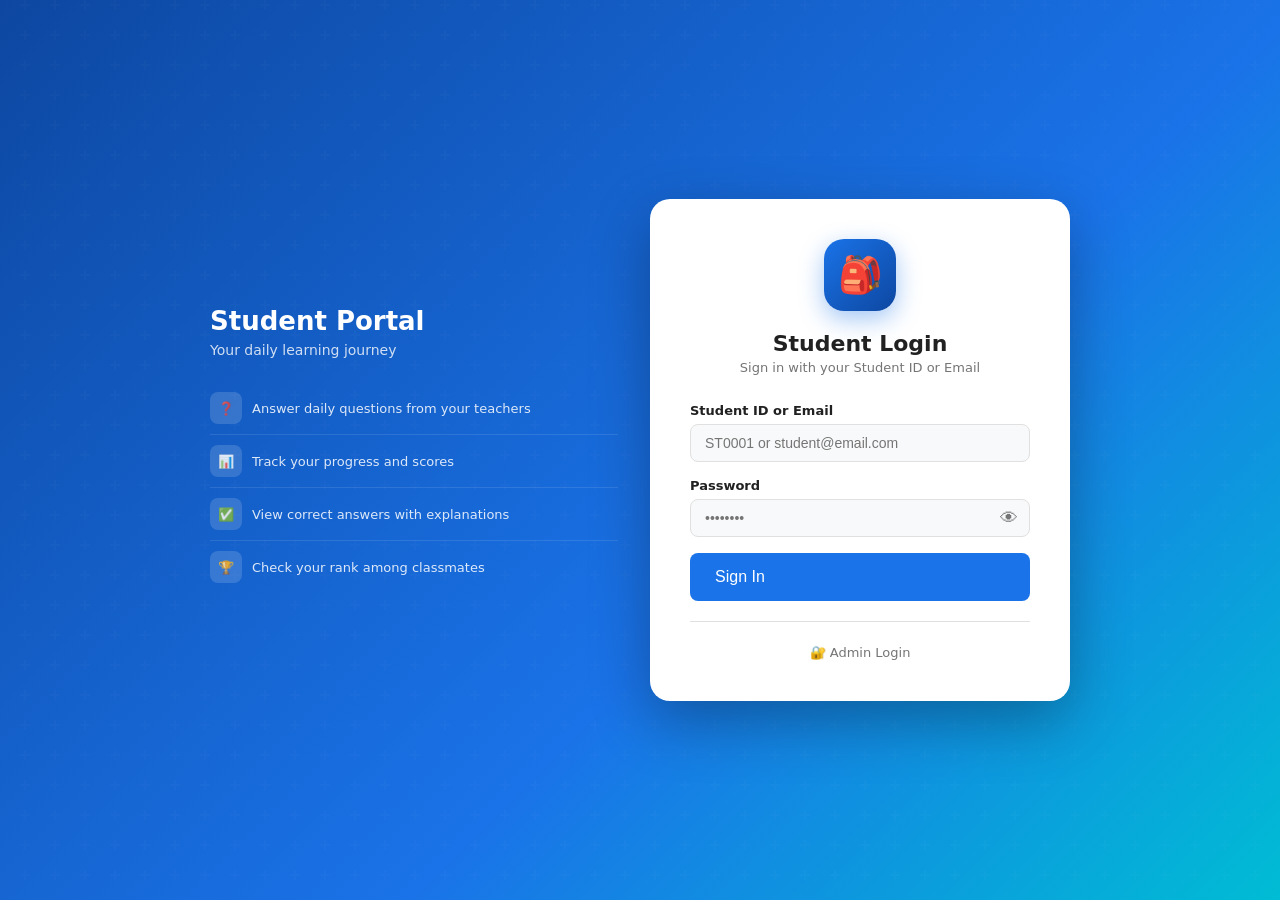
<file: student/dashboard.html>
<!DOCTYPE html>
<html lang="en">
<head>
  <meta charset="UTF-8">
  <meta name="viewport" content="width=device-width, initial-scale=1.0">
  <title>My Dashboard — Student</title>
  <link rel="stylesheet" href="../assets/css/main.css">
  <style>
    .question-card { background: linear-gradient(135deg, #1a73e8, #0d47a1); color: white; border-radius: 16px; padding: 28px; margin-bottom: 24px; }
    .answer-area { background: white; border-radius: 12px; padding: 20px; margin-top: 20px; color: #333; }
    .answer-input { width: 100%; border: 2px solid #e0e0e0; border-radius: 8px; padding: 12px; font-size: 15px; resize: vertical; min-height: 80px; outline: none; }
    .answer-input:focus { border-color: #1a73e8; }
    .answer-result-correct { background: #e6f4ea; border: 2px solid #34a853; border-radius: 10px; padding: 16px; margin-top: 16px; }
    .answer-result-wrong { background: #fce8e6; border: 2px solid #ea4335; border-radius: 10px; padding: 16px; margin-top: 16px; }
    .stat-mini { background: rgba(255,255,255,0.15); border-radius: 10px; padding: 12px; text-align: center; }
    .streak-flame { font-size: 32px; animation: pulse 1.5s ease-in-out infinite; }
    @keyframes pulse { 0%,100%{transform:scale(1)} 50%{transform:scale(1.1)} }
    .answer-option { padding: 10px 16px; border: 2px solid var(--border); border-radius: 8px; cursor: pointer; margin-bottom: 8px; transition: all 0.2s; display: flex; align-items: center; gap: 10px; }
    .answer-option:hover { border-color: var(--primary); background: var(--primary-light); }
    .answer-option.selected { border-color: var(--primary); background: var(--primary-light); }
  </style>
</head>
<body>
<div class="app-wrapper">
  <!-- Sidebar -->
  <aside class="sidebar" id="sidebar">
    <a class="sidebar-brand" href="dashboard.html">
      <div class="brand-icon">🎒</div>
      <div class="brand-text"><h1>Q&A Portal</h1><p>Student View</p></div>
    </a>
    <nav class="sidebar-nav">
      <span class="nav-section-label">Menu</span>
      <a class="nav-item active" href="dashboard.html"><span class="nav-icon">🏠</span> Dashboard</a>
      <a class="nav-item" href="question.html"><span class="nav-icon">❓</span> Today's Question</a>
      <a class="nav-item" href="history.html"><span class="nav-icon">📜</span> Answer History</a>
      <a class="nav-item" href="progress.html"><span class="nav-icon">📊</span> My Progress</a>
      <a class="nav-item" href="profile.html"><span class="nav-icon">👤</span> Profile</a>
    </nav>
    <div class="sidebar-footer">
      <div style="display:flex;align-items:center;gap:10px">
        <div class="user-avatar" data-user-avatar></div>
        <div style="flex:1;min-width:0">
          <div style="font-size:13px;font-weight:600;color:white;overflow:hidden;text-overflow:ellipsis;white-space:nowrap" data-user-name></div>
          <div style="font-size:11px;opacity:0.7;color:white" data-user-id></div>
        </div>
        <button onclick="Auth.logout('login.html')" title="Logout" style="background:rgba(255,255,255,0.15);border:none;color:white;border-radius:8px;padding:6px 8px;cursor:pointer;font-size:16px">🚪</button>
      </div>
    </div>
  </aside>

  <div class="main-content">
    <header class="topbar">
      <button class="topbar-btn" id="sidebar-toggle">☰</button>
      <div>
        <div class="topbar-title" id="greeting">Good Morning! 👋</div>
        <div class="topbar-subtitle" id="date-display"></div>
      </div>
      <div class="topbar-actions" style="margin-left:auto">
        <button class="topbar-btn" id="theme-toggle">🌙</button>
        <div class="user-avatar" data-user-avatar></div>
      </div>
    </header>

    <main class="page-content">
      <!-- Today's Question Card -->
      <div id="question-card-wrapper">
        <div class="question-card" id="question-card">
          <div style="display:flex;align-items:center;justify-content:space-between;margin-bottom:16px;flex-wrap:wrap;gap:10px">
            <div>
              <div style="font-size:12px;opacity:0.8;text-transform:uppercase;letter-spacing:1px">📅 Today's Question</div>
              <div style="font-size:13px;opacity:0.7;margin-top:2px" id="q-meta">Loading…</div>
            </div>
            <div id="q-badges" style="display:flex;gap:6px;flex-wrap:wrap"></div>
          </div>

          <div id="q-text" style="font-size:19px;font-weight:600;line-height:1.5;margin-bottom:20px">Loading today's question…</div>

          <div class="answer-area" id="answer-area">
            <div style="font-weight:600;margin-bottom:12px;color:#555;font-size:14px">Your Answer</div>
            <textarea class="answer-input" id="answer-input" placeholder="Type your answer here…" rows="3"></textarea>
            <div style="display:flex;align-items:center;justify-content:space-between;margin-top:12px;flex-wrap:wrap;gap:10px">
              <span style="font-size:12px;color:#999">Marks: <strong id="q-marks">1</strong></span>
              <button class="btn btn-primary" id="submit-btn" onclick="submitAnswer()">Submit Answer →</button>
            </div>
          </div>

          <!-- Result (shown after submission) -->
          <div id="answer-result" class="hidden"></div>
        </div>

        <!-- No question state -->
        <div id="no-question" class="card hidden" style="padding:40px;text-align:center">
          <div style="font-size:56px;margin-bottom:12px">☀️</div>
          <h3>No Question Today Yet</h3>
          <p style="color:var(--text-muted);margin-top:8px">Your teacher hasn't posted a question yet. Check back later!</p>
        </div>
      </div>

      <!-- Mini Stats Row -->
      <div style="display:grid;grid-template-columns:repeat(auto-fill,minmax(140px,1fr));gap:16px;margin-bottom:24px" id="mini-stats">
        <div class="stat-card stat-blue"><div class="stat-icon">📝</div><div class="stat-info"><div class="stat-value" id="s-attempted">—</div><div class="stat-label">Attempted</div></div></div>
        <div class="stat-card stat-green"><div class="stat-icon">✅</div><div class="stat-info"><div class="stat-value" id="s-correct">—</div><div class="stat-label">Correct</div></div></div>
        <div class="stat-card stat-red"><div class="stat-icon">❌</div><div class="stat-info"><div class="stat-value" id="s-wrong">—</div><div class="stat-label">Wrong</div></div></div>
        <div class="stat-card stat-yellow"><div class="stat-icon">🎯</div><div class="stat-info"><div class="stat-value" id="s-pct">—</div><div class="stat-label">Score</div></div></div>
        <div class="stat-card stat-purple"><div class="stat-icon">🏆</div><div class="stat-info"><div class="stat-value" id="s-rank">—</div><div class="stat-label">Rank</div></div></div>
      </div>

      <!-- Recent Answers -->
      <div class="card">
        <div class="card-header">
          <div class="card-title">📜 Recent Answers</div>
          <a href="history.html" class="btn btn-sm btn-outline-primary">View All</a>
        </div>
        <div class="card-body p-0" id="recent-answers">
          <div class="empty-state"><div class="spinner" style="margin:0 auto"></div></div>
        </div>
      </div>
    </main>
  </div>
</div>

<script src="../assets/js/config.js"></script>
<script src="../assets/js/auth.js"></script>
<script src="../assets/js/api.js"></script>
<script>
if (!Auth.requireStudent()) throw new Error('Unauthorized');
populateUserInfo();
setupThemeToggle();
Utils.setupSidebar();

const session = Auth.getSession();

// Greeting
const hour = new Date().getHours();
const greet = hour < 12 ? 'Good Morning' : hour < 17 ? 'Good Afternoon' : 'Good Evening';
document.getElementById('greeting').textContent = `${greet}, ${session.name?.split(' ')[0] || 'Student'}! 👋`;
document.getElementById('date-display').textContent = new Date().toLocaleDateString('en-IN', { weekday:'long', day:'2-digit', month:'long', year:'numeric' });

let currentQuestion = null;

async function loadDashboard() {
  await Promise.all([loadTodayQuestion(), loadProgress()]);
}

async function loadTodayQuestion() {
  try {
    const q = await API.getTodayQuestion(session.studentId);

    if (!q) {
      document.getElementById('question-card').classList.add('hidden');
      document.getElementById('no-question').classList.remove('hidden');
      return;
    }

    currentQuestion = q;
    document.getElementById('q-text').textContent = q.question;
    document.getElementById('q-marks').textContent = q.marks || 1;
    document.getElementById('q-meta').textContent = `${q.subject} ${q.chapter ? '• ' + q.chapter : ''} • ${q.date}`;
    document.getElementById('q-badges').innerHTML = `
      <span style="background:rgba(255,255,255,0.2);padding:3px 10px;border-radius:20px;font-size:12px">${Utils.escapeHtml(q.difficulty||'Medium')}</span>
      <span style="background:rgba(255,255,255,0.2);padding:3px 10px;border-radius:20px;font-size:12px">${q.marks||1} mark${q.marks>1?'s':''}</span>`;

    if (q.hasSubmitted && q.studentAnswer) {
      showSubmissionResult(q.studentAnswer, q.correctAnswer, q.explanation);
    }
  } catch (err) {
    document.getElementById('q-text').textContent = 'Error loading question: ' + err.message;
  }
}

async function loadProgress() {
  try {
    const d = await API.getProgress(session.studentId);
    document.getElementById('s-attempted').textContent = d.attempted || 0;
    document.getElementById('s-correct').textContent = d.correct || 0;
    document.getElementById('s-wrong').textContent = d.wrong || 0;
    document.getElementById('s-pct').textContent = (d.percentage || 0) + '%';
    document.getElementById('s-rank').textContent = d.rank ? '#' + d.rank : '—';

    // Recent answers
    const recent = (d.recentAnswers || []).slice(0, 5);
    document.getElementById('recent-answers').innerHTML = recent.length
      ? `<div>${recent.map(a => `
          <div style="padding:14px 20px;border-bottom:1px solid var(--border);display:flex;align-items:flex-start;gap:14px">
            <div style="font-size:24px;margin-top:2px">${a.result==='Correct'?'✅':'❌'}</div>
            <div style="flex:1">
              <div style="font-weight:600;margin-bottom:4px;font-size:14px">${Utils.escapeHtml(a.question||'')}</div>
              <div style="font-size:12px;color:var(--text-muted)">${Utils.escapeHtml(a.subject||'')} • ${Utils.formatDate(a.date)}</div>
              <div style="font-size:12px;margin-top:4px;color:${a.result==='Correct'?'var(--secondary)':'var(--danger)'}">
                Your answer: "${Utils.escapeHtml(a.submittedAnswer||'')}"
                ${a.result==='Incorrect'?` | Correct: "${Utils.escapeHtml(a.correctAnswer||'')}"` : ''}
              </div>
            </div>
            <div style="text-align:right;flex-shrink:0">
              <div style="font-weight:700;font-size:16px;color:${a.result==='Correct'?'var(--secondary)':'var(--danger)'}">${a.marks}</div>
              <div style="font-size:11px;color:var(--text-muted)">marks</div>
              <div style="font-size:11px;color:var(--text-muted);margin-top:2px">${Utils.timeAgo(a.submittedAt)}</div>
            </div>
          </div>`).join('')}</div>`
      : `<div class="empty-state"><div class="empty-icon">📝</div><h3>No answers yet</h3><p>Start by answering today's question!</p></div>`;
  } catch (err) {
    console.error('Progress error:', err);
  }
}

async function submitAnswer() {
  const answerText = document.getElementById('answer-input').value.trim();
  if (!answerText) { Toast.warning('Please enter your answer'); return; }
  if (!currentQuestion) return;

  const btn = document.getElementById('submit-btn');
  btn.disabled = true;
  btn.textContent = 'Submitting…';

  try {
    const result = await API.submitAnswer({
      studentId: session.studentId,
      questionId: currentQuestion.questionId,
      answer: answerText
    });

    showSubmissionResult(result.data, result.data.correctAnswer, result.data.explanation);
    Toast.show(result.message, result.data.result === 'Correct' ? 'success' : 'error');
    loadProgress(); // Refresh stats
  } catch (err) {
    Toast.error(err.message);
    btn.disabled = false;
    btn.textContent = 'Submit Answer →';
  }
}

function showSubmissionResult(answerData, correctAnswer, explanation) {
  const isCorrect = answerData.result === 'Correct';
  document.getElementById('answer-area').classList.add('hidden');
  document.getElementById('answer-result').classList.remove('hidden');
  document.getElementById('answer-result').innerHTML = `
    <div class="${isCorrect ? 'answer-result-correct' : 'answer-result-wrong'}" style="color:#333">
      <div style="font-size:20px;font-weight:800;margin-bottom:10px">${isCorrect ? '✅ Correct!' : '❌ Incorrect'}</div>
      <div style="margin-bottom:8px;font-size:14px"><strong>Your answer:</strong> ${Utils.escapeHtml(answerData.submittedAnswer || answerData.submittedAnswer || '')}</div>
      ${!isCorrect ? `<div style="margin-bottom:8px;font-size:14px;color:#2e7d32"><strong>Correct answer:</strong> ${Utils.escapeHtml(correctAnswer||'')}</div>` : ''}
      ${explanation ? `<div style="font-size:13px;color:#555;border-top:1px solid rgba(0,0,0,0.1);padding-top:10px;margin-top:10px"><strong>Explanation:</strong> ${Utils.escapeHtml(explanation)}</div>` : ''}
      <div style="margin-top:12px;display:flex;align-items:center;gap:8px">
        <span style="font-weight:700;font-size:18px;color:${isCorrect?'#2e7d32':'#c62828'}">${answerData.marks || 0} mark${answerData.marks !== 1 ? 's' : ''}</span>
        <span style="font-size:12px;color:#777">earned</span>
      </div>
    </div>`;
}

loadDashboard();
</script>
</body>
</html>
</file>
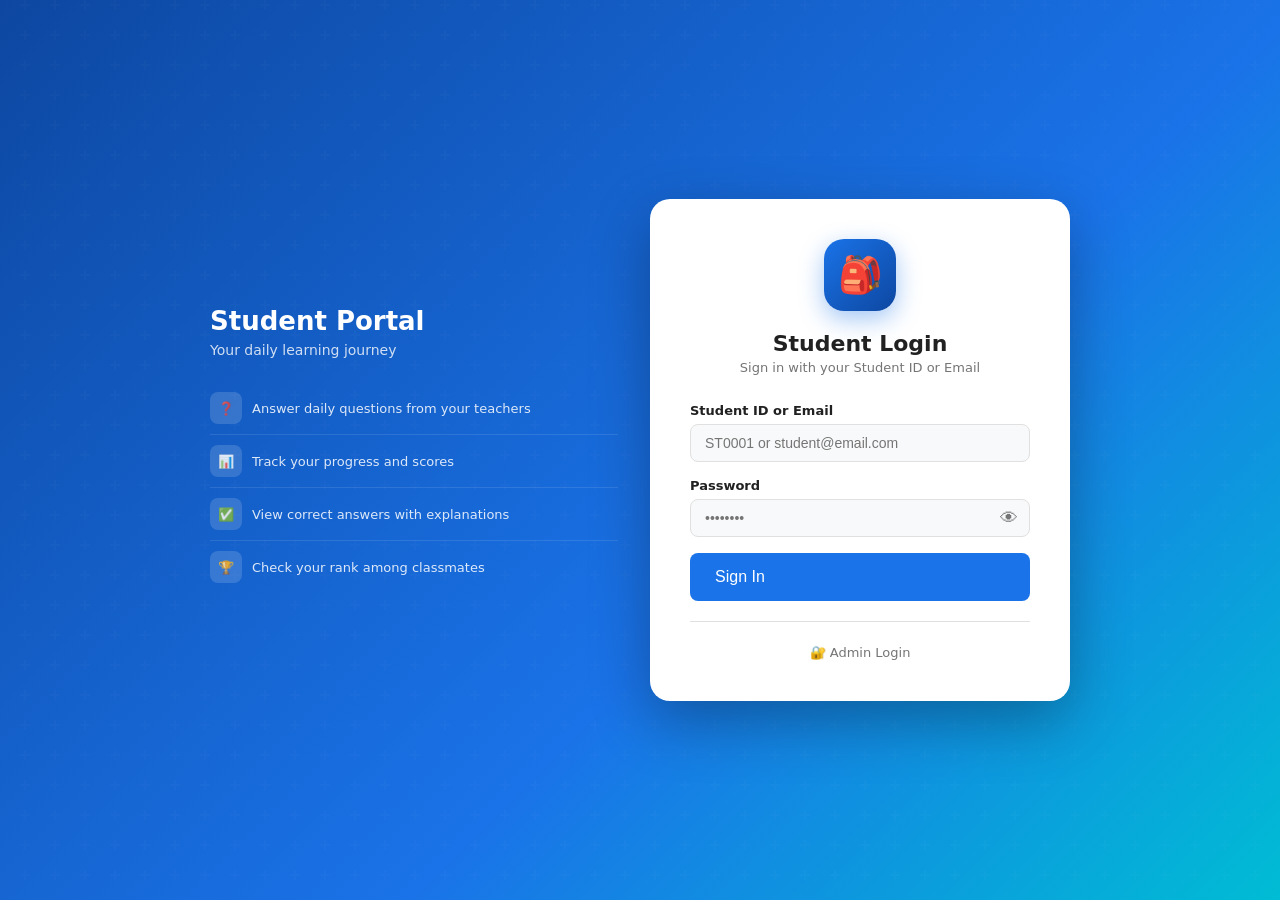
<file: student/history.html>
<!DOCTYPE html>
<html lang="en">
<head>
  <meta charset="UTF-8">
  <meta name="viewport" content="width=device-width, initial-scale=1.0">
  <title>Answer History — Student</title>
  <link rel="stylesheet" href="../assets/css/main.css">
  <style>
    .history-item { border: 1px solid var(--border); border-radius: 12px; padding: 16px; margin-bottom: 12px; transition: box-shadow 0.2s; cursor: pointer; }
    .history-item:hover { box-shadow: var(--shadow-lg); }
    .history-item.correct { border-left: 4px solid var(--secondary); }
    .history-item.wrong   { border-left: 4px solid var(--danger); }
    .filter-pills { display:flex;gap:8px;flex-wrap:wrap;margin-bottom:16px; }
    .filter-pill { padding:6px 14px;border-radius:20px;border:1.5px solid var(--border);cursor:pointer;font-size:13px;font-weight:500;transition:all 0.2s;background:var(--surface);color:var(--text); }
    .filter-pill.active { background:var(--primary);color:white;border-color:var(--primary); }
  </style>
</head>
<body>
<div class="app-wrapper">
  <aside class="sidebar" id="sidebar">
    <a class="sidebar-brand" href="dashboard.html"><div class="brand-icon">🎒</div><div class="brand-text"><h1>Q&A Portal</h1><p>Student View</p></div></a>
    <nav class="sidebar-nav">
      <span class="nav-section-label">Menu</span>
      <a class="nav-item" href="dashboard.html"><span class="nav-icon">🏠</span> Dashboard</a>
      <a class="nav-item" href="question.html"><span class="nav-icon">❓</span> Today's Question</a>
      <a class="nav-item active" href="history.html"><span class="nav-icon">📜</span> Answer History</a>
      <a class="nav-item" href="progress.html"><span class="nav-icon">📊</span> My Progress</a>
      <a class="nav-item" href="profile.html"><span class="nav-icon">👤</span> Profile</a>
    </nav>
    <div class="sidebar-footer">
      <div style="display:flex;align-items:center;gap:10px">
        <div class="user-avatar" data-user-avatar></div>
        <div style="flex:1;min-width:0"><div style="font-size:13px;font-weight:600;color:white;overflow:hidden;text-overflow:ellipsis" data-user-name></div><div style="font-size:11px;opacity:0.7;color:white" data-user-id></div></div>
        <button onclick="Auth.logout('login.html')" style="background:rgba(255,255,255,0.15);border:none;color:white;border-radius:8px;padding:6px 8px;cursor:pointer;font-size:16px">🚪</button>
      </div>
    </div>
  </aside>

  <div class="main-content">
    <header class="topbar">
      <button class="topbar-btn" id="sidebar-toggle">☰</button>
      <div class="topbar-title">Answer History</div>
      <div class="topbar-actions" style="margin-left:auto">
        <button class="topbar-btn" id="theme-toggle">🌙</button>
        <button class="btn btn-sm btn-secondary" onclick="exportHistory()">⬇ Export</button>
      </div>
    </header>

    <main class="page-content" style="max-width:800px;margin:0 auto">
      <!-- Filter pills -->
      <div class="filter-pills">
        <button class="filter-pill active" onclick="setFilter('all', this)">All</button>
        <button class="filter-pill" onclick="setFilter('Correct', this)">✅ Correct</button>
        <button class="filter-pill" onclick="setFilter('Incorrect', this)">❌ Wrong</button>
      </div>

      <!-- Subject filter -->
      <div style="display:flex;gap:10px;margin-bottom:20px;flex-wrap:wrap;align-items:center">
        <div class="search-box" style="flex:1;min-width:200px">
          <span class="search-icon">🔍</span>
          <input type="text" class="form-control" id="search-q" placeholder="Search questions…">
        </div>
        <select class="form-control" id="filter-subject" style="width:auto" onchange="renderHistory()">
          <option value="all">All Subjects</option>
        </select>
      </div>

      <!-- Stats bar -->
      <div style="display:grid;grid-template-columns:repeat(3,1fr);gap:12px;margin-bottom:20px">
        <div class="card" style="padding:16px;text-align:center">
          <div style="font-size:24px;font-weight:800;color:var(--primary)" id="h-total">0</div>
          <div style="font-size:12px;color:var(--text-muted)">Total</div>
        </div>
        <div class="card" style="padding:16px;text-align:center;background:#e6f4ea">
          <div style="font-size:24px;font-weight:800;color:var(--secondary)" id="h-correct">0</div>
          <div style="font-size:12px;color:var(--text-muted)">Correct</div>
        </div>
        <div class="card" style="padding:16px;text-align:center;background:#fce8e6">
          <div style="font-size:24px;font-weight:800;color:var(--danger)" id="h-wrong">0</div>
          <div style="font-size:12px;color:var(--text-muted)">Wrong</div>
        </div>
      </div>

      <!-- Answer list -->
      <div id="history-list">
        <div class="empty-state"><div class="spinner" style="margin:0 auto"></div></div>
      </div>
    </main>
  </div>
</div>

<!-- Detail Modal -->
<div class="modal-overlay hidden" id="detail-modal">
  <div class="modal-box">
    <div class="modal-header">
      <div class="modal-title" id="detail-title">Answer Detail</div>
      <button class="modal-close" onclick="document.getElementById('detail-modal').classList.add('hidden')">✕</button>
    </div>
    <div class="modal-body" id="detail-body"></div>
  </div>
</div>

<script src="../assets/js/config.js"></script>
<script src="../assets/js/auth.js"></script>
<script src="../assets/js/api.js"></script>
<script>
if (!Auth.requireStudent()) throw new Error('Unauthorized');
populateUserInfo();
setupThemeToggle();
Utils.setupSidebar();

const session = Auth.getSession();
let allAnswers = [];
let activeFilter = 'all';

document.getElementById('search-q').addEventListener('input', Utils.debounce(renderHistory, CONFIG.DEBOUNCE_MS));
document.getElementById('filter-subject').addEventListener('change', renderHistory);

async function loadHistory() {
  try {
    const data = await API.getStudentAnswers(session.studentId);
    allAnswers = data.answers || [];

    // Populate subject filter
    const subjects = [...new Set(allAnswers.map(a => a.subject).filter(Boolean))];
    const sel = document.getElementById('filter-subject');
    subjects.forEach(s => sel.add(new Option(s, s)));

    renderHistory();
  } catch (err) {
    document.getElementById('history-list').innerHTML = `<div class="empty-state"><div class="empty-icon">❌</div><h3>Error loading history</h3><p>${err.message}</p></div>`;
  }
}

function setFilter(filter, btn) {
  activeFilter = filter;
  document.querySelectorAll('.filter-pill').forEach(el => el.classList.remove('active'));
  btn.classList.add('active');
  renderHistory();
}

function renderHistory() {
  const search = document.getElementById('search-q').value.toLowerCase();
  const subject = document.getElementById('filter-subject').value;

  let filtered = allAnswers;
  if (activeFilter !== 'all') filtered = filtered.filter(a => a.result === activeFilter);
  if (search) filtered = filtered.filter(a => (a.question||'').toLowerCase().includes(search) || (a.subject||'').toLowerCase().includes(search));
  if (subject !== 'all') filtered = filtered.filter(a => a.subject === subject);

  const correct = filtered.filter(a => a.result === 'Correct').length;
  document.getElementById('h-total').textContent = filtered.length;
  document.getElementById('h-correct').textContent = correct;
  document.getElementById('h-wrong').textContent = filtered.length - correct;

  if (!filtered.length) {
    document.getElementById('history-list').innerHTML = `<div class="empty-state"><div class="empty-icon">📜</div><h3>No answers found</h3><p>Try changing your filters.</p></div>`;
    return;
  }

  document.getElementById('history-list').innerHTML = filtered.map((a, i) => `
    <div class="history-item ${a.result === 'Correct' ? 'correct' : 'wrong'}" onclick="showDetail(${i})">
      <div style="display:flex;align-items:flex-start;justify-content:space-between;gap:12px">
        <div style="flex:1">
          <div style="font-weight:600;font-size:14px;line-height:1.5;margin-bottom:6px">${Utils.escapeHtml(a.question || '')}</div>
          <div style="display:flex;gap:8px;flex-wrap:wrap;margin-bottom:8px">
            <span class="badge badge-info">${Utils.escapeHtml(a.subject || '')}</span>
            ${a.chapter ? `<span class="badge badge-secondary">${Utils.escapeHtml(a.chapter)}</span>` : ''}
            ${Utils.difficultyBadge(a.difficulty)}
          </div>
          <div style="font-size:13px;color:var(--text-muted)">
            Your answer: <strong style="color:var(--text)">"${Utils.escapeHtml(a.submittedAnswer || '')}"</strong>
          </div>
          ${a.result === 'Incorrect' ? `<div style="font-size:13px;color:var(--secondary);margin-top:2px">Correct: <strong>"${Utils.escapeHtml(a.correctAnswer || '')}"</strong></div>` : ''}
        </div>
        <div style="text-align:right;flex-shrink:0">
          ${Utils.resultBadge(a.result)}
          <div style="font-size:18px;font-weight:800;margin-top:6px;color:${a.result==='Correct'?'var(--secondary)':'var(--danger)'}">${a.marks??0}</div>
          <div style="font-size:11px;color:var(--text-muted)">marks</div>
          <div style="font-size:11px;color:var(--text-muted);margin-top:4px">${Utils.timeAgo(a.submittedAt)}</div>
        </div>
      </div>
    </div>`).join('');

  window._filteredAnswers = filtered;
}

function showDetail(idx) {
  const a = window._filteredAnswers[idx];
  if (!a) return;
  document.getElementById('detail-title').textContent = `${a.questionId} — ${a.subject}`;
  document.getElementById('detail-body').innerHTML = `
    <div style="margin-bottom:16px">
      <div style="font-size:12px;color:var(--text-muted);text-transform:uppercase;margin-bottom:6px">Question</div>
      <div style="font-size:16px;line-height:1.6;font-weight:500">${Utils.escapeHtml(a.question||'')}</div>
    </div>
    <div style="display:grid;grid-template-columns:1fr 1fr;gap:12px;margin-bottom:16px">
      <div style="padding:12px;background:var(--surface2);border-radius:8px">
        <div style="font-size:11px;color:var(--text-muted);text-transform:uppercase;margin-bottom:4px">Subject</div>
        <div style="font-weight:600">${Utils.escapeHtml(a.subject||'—')}</div>
      </div>
      <div style="padding:12px;background:var(--surface2);border-radius:8px">
        <div style="font-size:11px;color:var(--text-muted);text-transform:uppercase;margin-bottom:4px">Difficulty</div>
        <div>${Utils.difficultyBadge(a.difficulty)}</div>
      </div>
      <div style="padding:12px;background:var(--surface2);border-radius:8px">
        <div style="font-size:11px;color:var(--text-muted);text-transform:uppercase;margin-bottom:4px">Date</div>
        <div style="font-weight:600">${Utils.formatDate(a.date)}</div>
      </div>
      <div style="padding:12px;background:var(--surface2);border-radius:8px">
        <div style="font-size:11px;color:var(--text-muted);text-transform:uppercase;margin-bottom:4px">Submitted</div>
        <div style="font-weight:600;font-size:12px">${Utils.formatDateTime(a.submittedAt)}</div>
      </div>
    </div>
    <div style="padding:14px;background:${a.result==='Correct'?'#e6f4ea':'#fce8e6'};border-radius:10px;margin-bottom:12px">
      <div style="font-size:12px;color:var(--text-muted);text-transform:uppercase;margin-bottom:6px">Your Answer ${Utils.resultBadge(a.result)}</div>
      <div style="font-size:15px;font-weight:600">"${Utils.escapeHtml(a.submittedAnswer||'')}"</div>
      ${a.result==='Incorrect'?`<div style="margin-top:8px;font-size:13px;color:#2e7d32"><strong>Correct answer:</strong> "${Utils.escapeHtml(a.correctAnswer||'')}"</div>`:''}
    </div>
    ${a.explanation?`<div style="padding:14px;background:var(--primary-light);border-left:4px solid var(--primary);border-radius:0 8px 8px 0"><div style="font-size:12px;color:var(--text-muted);text-transform:uppercase;margin-bottom:6px">Explanation</div><div style="font-size:14px;line-height:1.7">${Utils.escapeHtml(a.explanation)}</div></div>`:''}
    <div style="margin-top:16px;display:flex;justify-content:center">
      <div style="font-size:28px;font-weight:800;color:${a.result==='Correct'?'var(--secondary)':'var(--danger)'}">${a.marks??0} / ${a.maxMarks??1}</div>
    </div>`;
  document.getElementById('detail-modal').classList.remove('hidden');
}

function exportHistory() {
  const data = window._filteredAnswers || allAnswers;
  if (!data.length) { Toast.warning('No data to export'); return; }
  Utils.exportCSV('my_history_'+new Date().toISOString().split('T')[0], data,
    ['questionId','question','subject','chapter','difficulty','submittedAnswer','correctAnswer','result','marks','submittedAt']);
  Toast.success('History exported');
}

loadHistory();
</script>
</body>
</html>
</file>
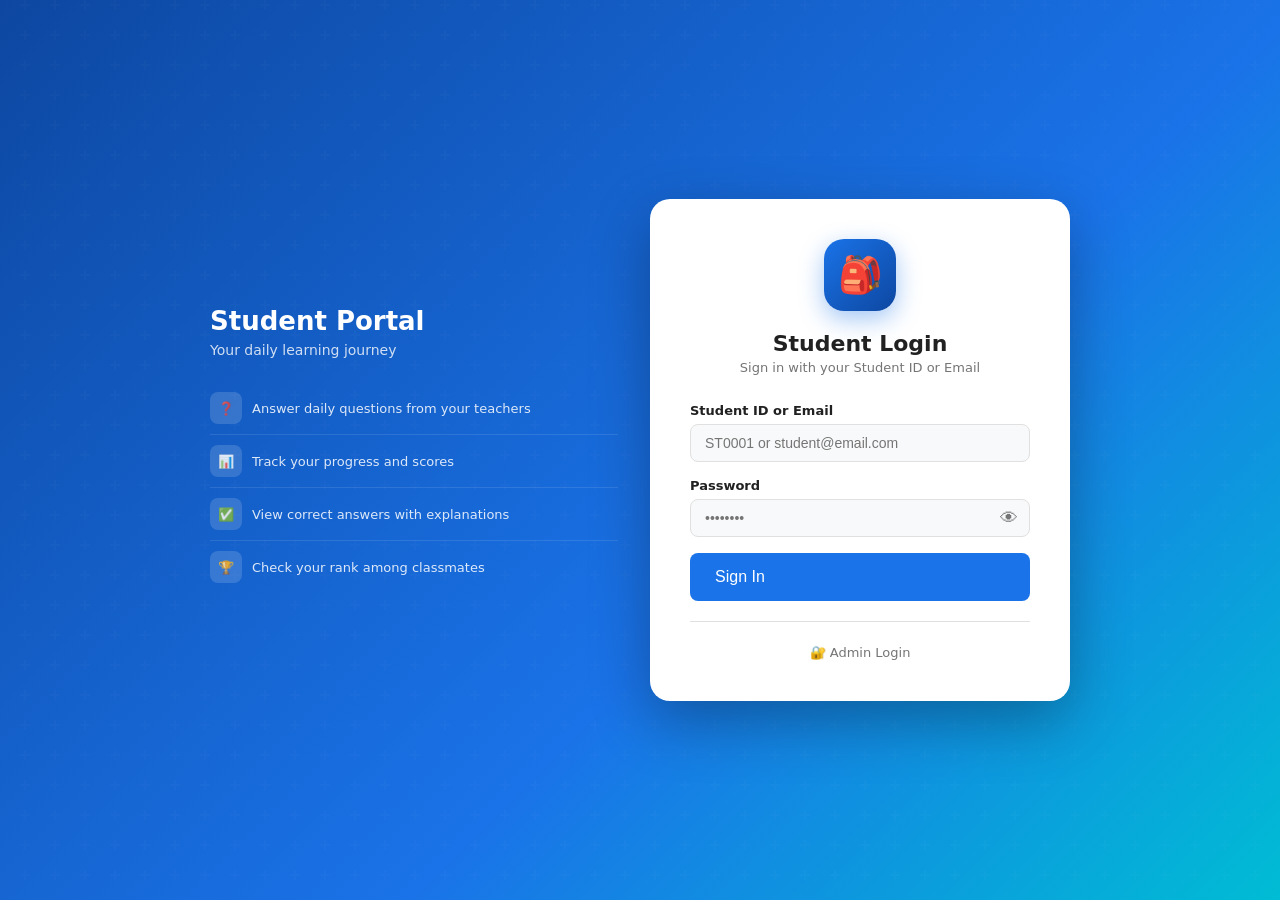
<file: student/login.html>
<!DOCTYPE html>
<html lang="en">
<head>
  <meta charset="UTF-8">
  <meta name="viewport" content="width=device-width, initial-scale=1.0">
  <title>Student Login — Q&A System</title>
  <link rel="stylesheet" href="../assets/css/main.css">
  <style>
    .login-card .form-control { background: var(--surface2); }
    .input-group { position: relative; }
    .input-group .form-control { padding-right: 44px; }
    .toggle-password { position:absolute;right:12px;top:50%;transform:translateY(-50%);cursor:pointer;color:var(--text-muted);font-size:18px;background:none;border:none;padding:0; }
    .feature-item { display:flex;align-items:center;gap:10px;padding:10px 0;border-bottom:1px solid rgba(255,255,255,0.1);font-size:13px;color:rgba(255,255,255,0.85); }
    .feature-item:last-child { border-bottom:none; }
    .feature-icon { width:32px;height:32px;background:rgba(255,255,255,0.15);border-radius:8px;display:flex;align-items:center;justify-content:center;flex-shrink:0; }
  </style>
</head>
<body>
  <div class="login-page">
    <div style="position:relative;z-index:1;display:flex;gap:32px;align-items:center;width:100%;max-width:860px">
      <!-- Features panel -->
      <div style="flex:1;display:none;color:white" id="feature-panel">
        <h2 style="font-size:26px;font-weight:800;margin-bottom:6px">Student Portal</h2>
        <p style="opacity:0.8;font-size:14px;margin-bottom:24px">Your daily learning journey</p>
        <div class="feature-item"><div class="feature-icon">❓</div><span>Answer daily questions from your teachers</span></div>
        <div class="feature-item"><div class="feature-icon">📊</div><span>Track your progress and scores</span></div>
        <div class="feature-item"><div class="feature-icon">✅</div><span>View correct answers with explanations</span></div>
        <div class="feature-item"><div class="feature-icon">🏆</div><span>Check your rank among classmates</span></div>
      </div>

      <!-- Login Card -->
      <div class="login-card" style="flex:none;width:100%;max-width:420px;margin:0 auto">
        <div class="login-logo">🎒</div>
        <h2 style="text-align:center;font-size:22px;margin-bottom:4px">Student Login</h2>
        <p style="text-align:center;color:var(--text-muted);font-size:13px;margin-bottom:28px">Sign in with your Student ID or Email</p>

        <form id="loginForm" novalidate>
          <div class="form-group">
            <label class="form-label">Student ID or Email</label>
            <input type="text" id="identifier" class="form-control" placeholder="ST0001 or student@email.com" autocomplete="username" required>
          </div>

          <div class="form-group">
            <label class="form-label">Password</label>
            <div class="input-group">
              <input type="password" id="password" class="form-control" placeholder="••••••••" autocomplete="current-password" required>
              <button type="button" class="toggle-password" id="togglePwd">👁</button>
            </div>
          </div>

          <div id="error-msg" style="display:none;background:#fce8e6;color:#c62828;padding:10px 14px;border-radius:8px;font-size:13px;margin-bottom:16px;border-left:3px solid var(--danger)"></div>

          <button type="submit" class="btn btn-primary w-100 btn-lg" id="loginBtn">Sign In</button>
        </form>

        <div style="text-align:center;margin-top:20px;padding-top:20px;border-top:1px solid var(--border)">
          <a href="../admin/login.html" style="color:var(--text-muted);font-size:13px">🔐 Admin Login</a>
        </div>
      </div>
    </div>
  </div>

  <script src="../assets/js/config.js"></script>
  <script src="../assets/js/auth.js"></script>
  <script src="../assets/js/api.js"></script>
  <script>
    // Show feature panel on wider screens
    if (window.innerWidth >= 768) {
      document.getElementById('feature-panel').style.display = 'block';
    }

    if (Auth.isLoggedIn() && Auth.getRole() === 'student') {
      window.location.href = 'dashboard.html';
    }

    document.getElementById('togglePwd').addEventListener('click', function() {
      const pwd = document.getElementById('password');
      const hidden = pwd.type === 'password';
      pwd.type = hidden ? 'text' : 'password';
      this.textContent = hidden ? '🙈' : '👁';
    });

    document.getElementById('loginForm').addEventListener('submit', async function(e) {
      e.preventDefault();
      const identifier = document.getElementById('identifier').value.trim();
      const password = document.getElementById('password').value;
      const btn = document.getElementById('loginBtn');
      const errEl = document.getElementById('error-msg');

      if (!identifier || !password) {
        errEl.textContent = 'Please enter your ID/email and password.';
        errEl.style.display = 'block';
        return;
      }

      btn.disabled = true;
      btn.innerHTML = '<span style="display:inline-block;width:16px;height:16px;border:2px solid rgba(255,255,255,0.4);border-top-color:white;border-radius:50%;animation:spin 0.8s linear infinite;vertical-align:middle;margin-right:8px"></span> Signing in...';
      errEl.style.display = 'none';

      try {
        const result = await API.studentLogin(identifier, password);
        Auth.setSession(result.data);
        Toast.success(`Welcome back, ${result.data.name}!`);
        setTimeout(() => window.location.href = 'dashboard.html', 600);
      } catch (err) {
        errEl.textContent = err.message || 'Login failed. Check your credentials.';
        errEl.style.display = 'block';
        btn.disabled = false;
        btn.textContent = 'Sign In';
      }
    });
  </script>
</body>
</html>
</file>
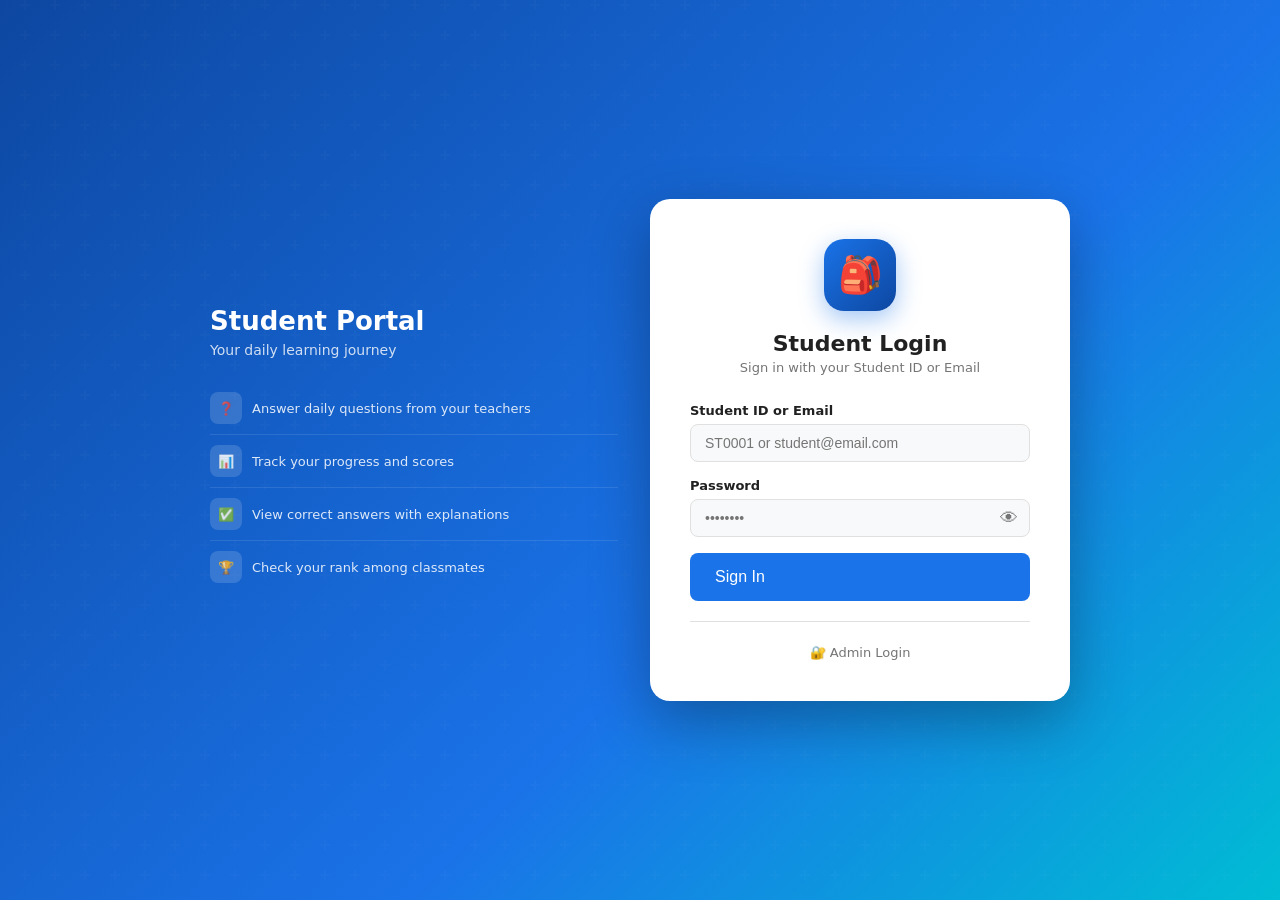
<file: student/profile.html>
<!DOCTYPE html>
<html lang="en">
<head>
  <meta charset="UTF-8">
  <meta name="viewport" content="width=device-width, initial-scale=1.0">
  <title>My Profile — Student</title>
  <link rel="stylesheet" href="../assets/css/main.css">
  <style>
    .profile-banner { background:linear-gradient(135deg,#1a73e8,#0d47a1);border-radius:16px;padding:28px;color:white;display:flex;align-items:center;gap:20px;margin-bottom:24px; }
    .profile-avatar-large { width:80px;height:80px;border-radius:50%;display:flex;align-items:center;justify-content:center;font-size:32px;font-weight:800;flex-shrink:0;border:3px solid rgba(255,255,255,0.4);color:white; }
    .info-row { display:flex;align-items:center;padding:14px 0;border-bottom:1px solid var(--border); }
    .info-row:last-child { border-bottom:none; }
    .info-label { width:140px;font-size:13px;color:var(--text-muted);font-weight:600;flex-shrink:0; }
    .info-value { flex:1;font-size:14px;color:var(--text);font-weight:500; }
    .section-tabs { display:flex;gap:8px;margin-bottom:20px; }
    .section-tab { padding:8px 18px;border-radius:20px;border:1.5px solid var(--border);background:var(--surface);cursor:pointer;font-size:13px;font-weight:500;transition:all 0.2s;color:var(--text); }
    .section-tab.active { background:var(--primary);color:white;border-color:var(--primary); }
    .section-panel { display:none; }
    .section-panel.active { display:block; }
  </style>
</head>
<body>
<div class="app-wrapper">
  <aside class="sidebar" id="sidebar">
    <a class="sidebar-brand" href="dashboard.html"><div class="brand-icon">🎒</div><div class="brand-text"><h1>Q&A Portal</h1><p>Student View</p></div></a>
    <nav class="sidebar-nav">
      <span class="nav-section-label">Menu</span>
      <a class="nav-item" href="dashboard.html"><span class="nav-icon">🏠</span> Dashboard</a>
      <a class="nav-item" href="question.html"><span class="nav-icon">❓</span> Today's Question</a>
      <a class="nav-item" href="history.html"><span class="nav-icon">📜</span> Answer History</a>
      <a class="nav-item" href="progress.html"><span class="nav-icon">📊</span> My Progress</a>
      <a class="nav-item active" href="profile.html"><span class="nav-icon">👤</span> Profile</a>
    </nav>
    <div class="sidebar-footer">
      <div style="display:flex;align-items:center;gap:10px">
        <div class="user-avatar" data-user-avatar></div>
        <div style="flex:1;min-width:0"><div style="font-size:13px;font-weight:600;color:white;overflow:hidden;text-overflow:ellipsis" data-user-name></div><div style="font-size:11px;opacity:0.7;color:white" data-user-id></div></div>
        <button onclick="Auth.logout('login.html')" style="background:rgba(255,255,255,0.15);border:none;color:white;border-radius:8px;padding:6px 8px;cursor:pointer;font-size:16px">🚪</button>
      </div>
    </div>
  </aside>

  <div class="main-content">
    <header class="topbar">
      <button class="topbar-btn" id="sidebar-toggle">☰</button>
      <div class="topbar-title">My Profile</div>
      <div class="topbar-actions" style="margin-left:auto">
        <button class="topbar-btn" id="theme-toggle">🌙</button>
      </div>
    </header>

    <main class="page-content" style="max-width:700px;margin:0 auto">
      <!-- Profile Banner -->
      <div class="profile-banner" id="profile-banner">
        <div class="profile-avatar-large" id="profile-avatar-lg" style="background:rgba(255,255,255,0.2)">?</div>
        <div>
          <div style="font-size:22px;font-weight:800;margin-bottom:4px" id="pb-name">Loading…</div>
          <div style="opacity:0.8;font-size:14px" id="pb-id"></div>
          <div style="opacity:0.8;font-size:13px;margin-top:2px" id="pb-class"></div>
          <div style="margin-top:10px">
            <span id="pb-status" style="background:rgba(255,255,255,0.2);padding:4px 12px;border-radius:20px;font-size:12px">—</span>
          </div>
        </div>
      </div>

      <!-- Tabs -->
      <div class="section-tabs">
        <button class="section-tab active" onclick="switchTab('info', this)">👤 Information</button>
        <button class="section-tab" onclick="switchTab('edit', this)">✏ Edit Profile</button>
        <button class="section-tab" onclick="switchTab('password', this)">🔑 Change Password</button>
      </div>

      <!-- Info Panel -->
      <div class="section-panel active" id="panel-info">
        <div class="card">
          <div class="card-header"><div class="card-title">Student Information</div></div>
          <div class="card-body" id="info-rows">
            <div class="empty-state"><div class="spinner" style="margin:0 auto"></div></div>
          </div>
        </div>
      </div>

      <!-- Edit Panel -->
      <div class="section-panel" id="panel-edit">
        <div class="card">
          <div class="card-header"><div class="card-title">✏ Edit Profile</div></div>
          <div class="card-body">
            <p style="font-size:13px;color:var(--text-muted);margin-bottom:16px">You can update your name, mobile, and remarks. Contact your admin to change other details.</p>
            <div class="form-group">
              <label class="form-label">Full Name</label>
              <input type="text" class="form-control" id="e-name" placeholder="Full Name">
            </div>
            <div class="form-group">
              <label class="form-label">Mobile</label>
              <input type="tel" class="form-control" id="e-mobile" placeholder="Mobile Number">
            </div>
            <div class="form-group">
              <label class="form-label">Parent Name</label>
              <input type="text" class="form-control" id="e-parent" placeholder="Parent / Guardian Name">
            </div>
            <button class="btn btn-primary" onclick="saveProfile()">Update Profile</button>
          </div>
        </div>
      </div>

      <!-- Password Panel -->
      <div class="section-panel" id="panel-password">
        <div class="card">
          <div class="card-header"><div class="card-title">🔑 Change Password</div></div>
          <div class="card-body">
            <div class="form-group">
              <label class="form-label">Current Password</label>
              <input type="password" class="form-control" id="p-current" placeholder="Enter current password">
            </div>
            <div class="form-group">
              <label class="form-label">New Password</label>
              <input type="password" class="form-control" id="p-new" placeholder="At least 6 characters">
            </div>
            <div class="form-group">
              <label class="form-label">Confirm New Password</label>
              <input type="password" class="form-control" id="p-confirm" placeholder="Confirm new password">
            </div>
            <div id="pwd-strength" style="margin-bottom:12px;font-size:13px;color:var(--text-muted)"></div>
            <button class="btn btn-primary" onclick="changePassword()">Change Password</button>
          </div>
        </div>
      </div>
    </main>
  </div>
</div>

<script src="../assets/js/config.js"></script>
<script src="../assets/js/auth.js"></script>
<script src="../assets/js/api.js"></script>
<script>
if (!Auth.requireStudent()) throw new Error('Unauthorized');
populateUserInfo();
setupThemeToggle();
Utils.setupSidebar();

const session = Auth.getSession();
let studentData = null;

function switchTab(tab, btn) {
  document.querySelectorAll('.section-panel').forEach(el => el.classList.remove('active'));
  document.querySelectorAll('.section-tab').forEach(el => el.classList.remove('active'));
  document.getElementById('panel-' + tab).classList.add('active');
  btn.classList.add('active');
}

// Password strength indicator
document.getElementById('p-new').addEventListener('input', function() {
  const pwd = this.value;
  const el = document.getElementById('pwd-strength');
  if (!pwd) { el.textContent = ''; return; }
  let strength = 0;
  if (pwd.length >= 6) strength++;
  if (pwd.length >= 8) strength++;
  if (/[A-Z]/.test(pwd)) strength++;
  if (/[0-9]/.test(pwd)) strength++;
  if (/[^A-Za-z0-9]/.test(pwd)) strength++;
  const labels = ['', '😟 Very Weak', '😐 Weak', '🙂 Fair', '😊 Strong', '💪 Very Strong'];
  const colors = ['', 'var(--danger)', 'var(--danger)', '#f57f17', 'var(--secondary)', 'var(--secondary)'];
  el.textContent = labels[strength] || '';
  el.style.color = colors[strength] || '';
});

async function loadProfile() {
  try {
    const data = await API.getStudent(session.studentId);
    studentData = data;

    // Banner
    const initials = Utils.initials(data['Full Name']);
    const bg = Utils.avatarColor(data['Full Name']);
    document.getElementById('profile-avatar-lg').textContent = initials;
    document.getElementById('profile-avatar-lg').style.background = bg;
    document.getElementById('pb-name').textContent = data['Full Name'] || '—';
    document.getElementById('pb-id').textContent = data['Student ID'] || '';
    document.getElementById('pb-class').textContent = `Class ${data['Class'] || '—'} - ${data['Section'] || '—'} | Roll: ${data['Roll Number'] || '—'}`;
    document.getElementById('pb-status').textContent = data['Status'] || '—';

    // Info rows
    const fields = [
      ['Student ID', data['Student ID']],
      ['Full Name', data['Full Name']],
      ['Class', `Class ${data['Class']} - Section ${data['Section']}`],
      ['Roll Number', data['Roll Number']],
      ['Gender', data['Gender']],
      ['Date of Birth', Utils.formatDate(data['Date of Birth'])],
      ['Parent Name', data['Parent Name']],
      ['Mobile', data['Mobile']],
      ['Email', data['Email']],
      ['Admission Date', Utils.formatDate(data['Admission Date'])],
      ['Last Login', Utils.formatDateTime(data['Last Login'])],
      ['Status', data['Status']],
      ['Remarks', data['Remarks']]
    ];

    document.getElementById('info-rows').innerHTML = fields.map(([label, val]) => `
      <div class="info-row">
        <div class="info-label">${label}</div>
        <div class="info-value">${label === 'Status' ? Utils.statusBadge(val) : Utils.escapeHtml(val || '—')}</div>
      </div>`).join('');

    // Pre-fill edit form
    document.getElementById('e-name').value = data['Full Name'] || '';
    document.getElementById('e-mobile').value = data['Mobile'] || '';
    document.getElementById('e-parent').value = data['Parent Name'] || '';
  } catch (err) {
    document.getElementById('info-rows').innerHTML = `<div class="empty-state"><div class="empty-icon">❌</div><p>${err.message}</p></div>`;
  }
}

async function saveProfile() {
  const name = document.getElementById('e-name').value.trim();
  if (!name) { Toast.error('Name cannot be empty'); return; }

  try {
    await API.updateProfile(session.studentId, {
      'Full Name': name,
      'Mobile': document.getElementById('e-mobile').value,
      'Parent Name': document.getElementById('e-parent').value
    });

    // Update session
    const sess = Auth.getSession();
    sess.name = name;
    Auth.setSession(sess);

    Toast.success('Profile updated!');
    loadProfile();

    // Refresh user info in UI
    populateUserInfo();
  } catch (err) {
    Toast.error(err.message);
  }
}

async function changePassword() {
  const current = document.getElementById('p-current').value;
  const newPwd = document.getElementById('p-new').value;
  const confirm = document.getElementById('p-confirm').value;

  if (!current || !newPwd || !confirm) { Toast.error('All fields required'); return; }
  if (newPwd.length < 6) { Toast.error('New password must be at least 6 characters'); return; }
  if (newPwd !== confirm) { Toast.error('New passwords do not match'); return; }

  try {
    await API.changePassword(session.studentId, current, newPwd);
    Toast.success('Password changed! Please log in again.');
    document.getElementById('p-current').value = '';
    document.getElementById('p-new').value = '';
    document.getElementById('p-confirm').value = '';
    setTimeout(() => Auth.logout('login.html'), 2000);
  } catch (err) {
    Toast.error(err.message);
  }
}

loadProfile();
</script>
</body>
</html>
</file>
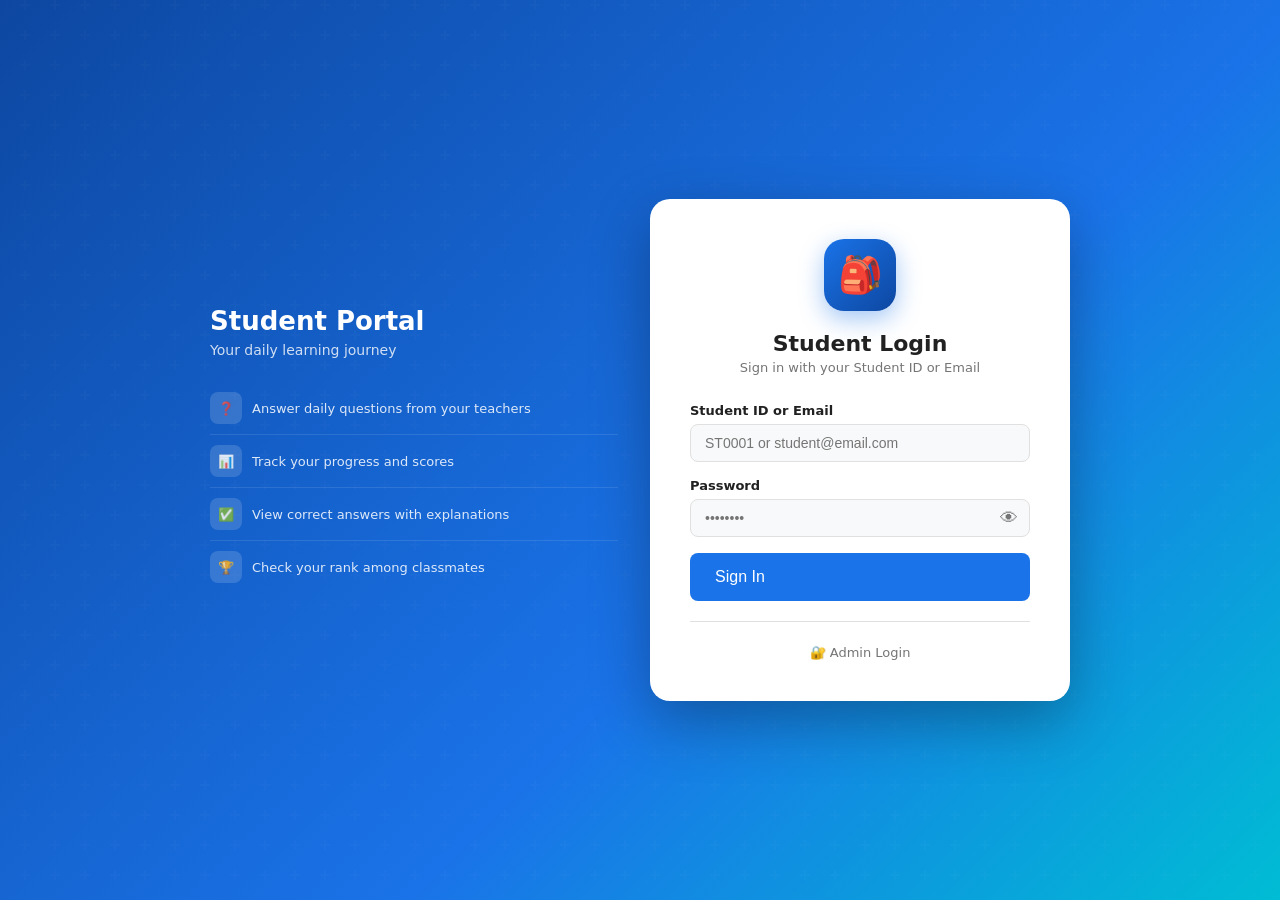
<file: student/question.html>
<!DOCTYPE html>
<html lang="en">
<head>
  <meta charset="UTF-8">
  <meta name="viewport" content="width=device-width, initial-scale=1.0">
  <title>Today's Question — Student</title>
  <link rel="stylesheet" href="../assets/css/main.css">
  <style>
    .question-hero { background: linear-gradient(135deg, #1a73e8 0%, #0d47a1 100%); border-radius: 16px; padding: 32px; color: white; margin-bottom: 24px; }
    .answer-textarea { width:100%;border:2px solid var(--border);border-radius:10px;padding:14px;font-size:15px;line-height:1.6;resize:vertical;min-height:100px;background:var(--surface);color:var(--text);outline:none;transition:border-color 0.2s; }
    .answer-textarea:focus { border-color:var(--primary); }
    .submit-btn { background:linear-gradient(135deg,#34a853,#2d9249);color:white;border:none;border-radius:10px;padding:14px 32px;font-size:16px;font-weight:700;cursor:pointer;transition:all 0.2s;width:100%; }
    .submit-btn:hover { transform:translateY(-1px);box-shadow:0 4px 16px rgba(52,168,83,0.4); }
    .submit-btn:disabled { opacity:0.6;cursor:not-allowed;transform:none; }
    .result-card { border-radius: 14px; padding: 24px; margin-top: 20px; }
    .result-correct { background:#e6f4ea; border: 2px solid #34a853; }
    .result-wrong   { background:#fce8e6; border: 2px solid #ea4335; }
    .explanation-box { background:var(--surface2);border-radius:10px;padding:16px;margin-top:16px;border-left:4px solid var(--primary); }
  </style>
</head>
<body>
<div class="app-wrapper">
  <aside class="sidebar" id="sidebar">
    <a class="sidebar-brand" href="dashboard.html"><div class="brand-icon">🎒</div><div class="brand-text"><h1>Q&A Portal</h1><p>Student View</p></div></a>
    <nav class="sidebar-nav">
      <span class="nav-section-label">Menu</span>
      <a class="nav-item" href="dashboard.html"><span class="nav-icon">🏠</span> Dashboard</a>
      <a class="nav-item active" href="question.html"><span class="nav-icon">❓</span> Today's Question</a>
      <a class="nav-item" href="history.html"><span class="nav-icon">📜</span> Answer History</a>
      <a class="nav-item" href="progress.html"><span class="nav-icon">📊</span> My Progress</a>
      <a class="nav-item" href="profile.html"><span class="nav-icon">👤</span> Profile</a>
    </nav>
    <div class="sidebar-footer">
      <div style="display:flex;align-items:center;gap:10px">
        <div class="user-avatar" data-user-avatar></div>
        <div style="flex:1;min-width:0"><div style="font-size:13px;font-weight:600;color:white;overflow:hidden;text-overflow:ellipsis" data-user-name></div><div style="font-size:11px;opacity:0.7;color:white" data-user-id></div></div>
        <button onclick="Auth.logout('login.html')" style="background:rgba(255,255,255,0.15);border:none;color:white;border-radius:8px;padding:6px 8px;cursor:pointer;font-size:16px">🚪</button>
      </div>
    </div>
  </aside>

  <div class="main-content">
    <header class="topbar">
      <button class="topbar-btn" id="sidebar-toggle">☰</button>
      <div class="topbar-title">Today's Question</div>
      <div class="topbar-actions" style="margin-left:auto">
        <button class="topbar-btn" id="theme-toggle">🌙</button>
        <button class="topbar-btn" onclick="loadQuestion()" title="Refresh">🔄</button>
      </div>
    </header>

    <main class="page-content" style="max-width:760px;margin:0 auto">
      <!-- Loading state -->
      <div id="loading-state" style="text-align:center;padding:80px">
        <div class="spinner" style="margin:0 auto 20px"></div>
        <p style="color:var(--text-muted)">Loading today's question…</p>
      </div>

      <!-- No question -->
      <div id="no-question-state" class="card hidden" style="text-align:center;padding:60px">
        <div style="font-size:64px;margin-bottom:16px">☕</div>
        <h2>No Question Today</h2>
        <p style="color:var(--text-muted);margin-top:8px">Your teacher hasn't posted a question yet.</p>
        <p style="color:var(--text-muted);font-size:13px">Please check back later or contact your teacher.</p>
        <button class="btn btn-primary" style="margin-top:16px" onclick="loadQuestion()">🔄 Refresh</button>
      </div>

      <!-- Question content -->
      <div id="question-content" class="hidden">
        <!-- Hero -->
        <div class="question-hero">
          <div style="display:flex;align-items:center;justify-content:space-between;flex-wrap:wrap;gap:10px;margin-bottom:20px">
            <div>
              <div style="font-size:11px;opacity:0.7;text-transform:uppercase;letter-spacing:1.5px;margin-bottom:6px">📅 Today's Question</div>
              <div style="font-size:13px;opacity:0.8" id="q-meta-info"></div>
            </div>
            <div id="q-tags" style="display:flex;gap:6px;flex-wrap:wrap"></div>
          </div>
          <div id="q-text" style="font-size:20px;font-weight:700;line-height:1.55"></div>
        </div>

        <!-- Answer Form -->
        <div class="card" id="answer-form-card">
          <div class="card-header">
            <div class="card-title">✏ Your Answer</div>
            <div style="font-size:13px;color:var(--text-muted)">Marks: <strong id="q-marks-val">1</strong></div>
          </div>
          <div class="card-body">
            <p style="font-size:13px;color:var(--text-muted);margin-bottom:12px">Type your answer carefully. You can only submit once.</p>
            <textarea class="answer-textarea" id="answer-text" placeholder="Enter your answer here…"></textarea>
            <div id="char-count" style="font-size:12px;color:var(--text-muted);text-align:right;margin-top:4px">0 characters</div>
            <button class="submit-btn" id="submit-btn" onclick="submitAnswer()" style="margin-top:16px">
              Submit Answer
            </button>
          </div>
        </div>

        <!-- Result (shown after submission) -->
        <div id="result-area" class="hidden">
          <div id="result-card">
            <!-- Populated by JS -->
          </div>

          <!-- Explanation -->
          <div class="card" style="margin-top:20px">
            <div class="card-header"><div class="card-title">💡 Explanation</div></div>
            <div class="card-body" id="explanation-content"></div>
          </div>

          <!-- Blogger link -->
          <div id="blogger-link-area" class="hidden" style="margin-top:16px">
            <a id="blogger-link" href="#" target="_blank" class="btn btn-outline-primary w-100">
              📝 Read Full Explanation on Blog →
            </a>
          </div>
        </div>
      </div>
    </main>
  </div>
</div>

<script src="../assets/js/config.js"></script>
<script src="../assets/js/auth.js"></script>
<script src="../assets/js/api.js"></script>
<script>
if (!Auth.requireStudent()) throw new Error('Unauthorized');
populateUserInfo();
setupThemeToggle();
Utils.setupSidebar();

const session = Auth.getSession();
let questionData = null;

// Character count
document.getElementById('answer-text').addEventListener('input', function() {
  document.getElementById('char-count').textContent = this.value.length + ' characters';
});

async function loadQuestion() {
  document.getElementById('loading-state').classList.remove('hidden');
  document.getElementById('no-question-state').classList.add('hidden');
  document.getElementById('question-content').classList.add('hidden');

  try {
    const q = await API.getTodayQuestion(session.studentId);

    document.getElementById('loading-state').classList.add('hidden');

    if (!q) {
      document.getElementById('no-question-state').classList.remove('hidden');
      return;
    }

    questionData = q;
    document.getElementById('question-content').classList.remove('hidden');

    document.getElementById('q-text').textContent = q.question;
    document.getElementById('q-marks-val').textContent = q.marks || 1;
    document.getElementById('q-meta-info').textContent = `${q.subject || ''}${q.chapter ? ' • ' + q.chapter : ''} • ${q.date || ''}`;

    const diffColors = { Easy: '#4caf50', Medium: '#fb8c00', Hard: '#e53935' };
    document.getElementById('q-tags').innerHTML = `
      <span style="background:rgba(255,255,255,0.2);padding:3px 12px;border-radius:20px;font-size:12px">${Utils.escapeHtml(q.subject || '')}</span>
      <span style="background:${diffColors[q.difficulty]||'rgba(255,255,255,0.15)'};padding:3px 12px;border-radius:20px;font-size:12px">${Utils.escapeHtml(q.difficulty || 'Medium')}</span>
      <span style="background:rgba(255,255,255,0.2);padding:3px 12px;border-radius:20px;font-size:12px">${q.marks || 1} Mark${q.marks > 1 ? 's' : ''}</span>`;

    if (q.hasSubmitted && q.studentAnswer) {
      document.getElementById('answer-form-card').classList.add('hidden');
      showResult(q.studentAnswer, q.correctAnswer, q.explanation, q.bloggerUrl);
    }

    if (q.bloggerUrl) {
      document.getElementById('blogger-link').href = q.bloggerUrl;
    }
  } catch (err) {
    document.getElementById('loading-state').classList.add('hidden');
    document.getElementById('no-question-state').classList.remove('hidden');
    document.getElementById('no-question-state').querySelector('p').textContent = 'Error: ' + err.message;
  }
}

async function submitAnswer() {
  const answerText = document.getElementById('answer-text').value.trim();
  if (!answerText) { Toast.warning('Please enter your answer before submitting'); return; }
  if (!questionData) return;

  if (!await Utils.confirm(`Submit this answer?\n\n"${answerText.slice(0, 100)}${answerText.length > 100 ? '…' : ''}"\n\nYou cannot change it after submission.`, 'Confirm Submission')) return;

  const btn = document.getElementById('submit-btn');
  btn.disabled = true;
  btn.textContent = 'Submitting…';

  try {
    const result = await API.submitAnswer({
      studentId: session.studentId,
      questionId: questionData.questionId,
      answer: answerText
    });

    document.getElementById('answer-form-card').classList.add('hidden');
    showResult(result.data, result.data.correctAnswer, result.data.explanation, questionData.bloggerUrl);
    Toast.show(result.message, result.data.result === 'Correct' ? 'success' : 'error');
  } catch (err) {
    Toast.error(err.message);
    btn.disabled = false;
    btn.textContent = 'Submit Answer';
  }
}

function showResult(answerData, correctAnswer, explanation, bloggerUrl) {
  const isCorrect = answerData.result === 'Correct';
  document.getElementById('result-area').classList.remove('hidden');
  document.getElementById('result-card').innerHTML = `
    <div class="result-card ${isCorrect ? 'result-correct' : 'result-wrong'}">
      <div style="font-size:28px;margin-bottom:12px">${isCorrect ? '🎉' : '😔'}</div>
      <div style="font-size:22px;font-weight:800;margin-bottom:8px;color:${isCorrect ? '#1b5e20' : '#b71c1c'}">${isCorrect ? 'Correct Answer!' : 'Incorrect'}</div>
      <div style="margin-bottom:10px;font-size:14px;color:#555">
        <strong>Your answer:</strong> <span style="color:${isCorrect ? '#1b5e20' : '#b71c1c'}">"${Utils.escapeHtml(answerData.submittedAnswer || '')}"</span>
      </div>
      ${!isCorrect && correctAnswer ? `<div style="margin-bottom:10px;font-size:14px;color:#555"><strong>Correct answer:</strong> <span style="color:#1b5e20;font-weight:700">"${Utils.escapeHtml(correctAnswer)}"</span></div>` : ''}
      <div style="display:inline-flex;align-items:center;gap:8px;background:${isCorrect?'#2e7d32':'#c62828'};color:white;padding:8px 16px;border-radius:20px;margin-top:8px">
        <span style="font-size:18px;font-weight:800">${answerData.marks ?? 0}</span>
        <span>mark${answerData.marks !== 1 ? 's' : ''} earned</span>
      </div>
    </div>`;

  document.getElementById('explanation-content').innerHTML = explanation
    ? `<p style="line-height:1.7;color:var(--text)">${Utils.escapeHtml(explanation)}</p>`
    : `<p style="color:var(--text-muted)">No explanation provided for this question.</p>`;

  if (bloggerUrl) {
    document.getElementById('blogger-link').href = bloggerUrl;
    document.getElementById('blogger-link-area').classList.remove('hidden');
  }
}

loadQuestion();
</script>
</body>
</html>
</file>
<file: assets/css/main.css>
/* =========================================================
   Student Q&A System — Main Stylesheet
   ========================================================= */

/* ── CSS Variables ── */
:root {
  --primary: #1a73e8;
  --primary-dark: #0d47a1;
  --primary-light: #e8f0fe;
  --secondary: #34a853;
  --danger: #ea4335;
  --warning: #fbbc04;
  --info: #4285f4;

  --sidebar-w: 260px;
  --topbar-h: 64px;
  --border-r: 12px;
  --transition: 0.25s ease;

  /* Light mode */
  --bg: #f0f2f5;
  --surface: #ffffff;
  --surface2: #f8f9fa;
  --border: #e0e0e0;
  --text: #212121;
  --text-muted: #757575;
  --shadow: 0 2px 12px rgba(0,0,0,0.08);
  --shadow-lg: 0 8px 32px rgba(0,0,0,0.12);
}

[data-theme="dark"] {
  --bg: #121212;
  --surface: #1e1e1e;
  --surface2: #2a2a2a;
  --border: #333;
  --text: #e0e0e0;
  --text-muted: #999;
  --shadow: 0 2px 12px rgba(0,0,0,0.4);
  --shadow-lg: 0 8px 32px rgba(0,0,0,0.5);
}

/* ── Reset ── */
*, *::before, *::after { box-sizing: border-box; margin: 0; padding: 0; }

body {
  font-family: 'Segoe UI', system-ui, -apple-system, sans-serif;
  background: var(--bg);
  color: var(--text);
  min-height: 100vh;
  transition: background var(--transition), color var(--transition);
}

a { color: var(--primary); text-decoration: none; }
a:hover { text-decoration: underline; }

/* ── Scrollbar ── */
::-webkit-scrollbar { width: 6px; height: 6px; }
::-webkit-scrollbar-track { background: transparent; }
::-webkit-scrollbar-thumb { background: var(--border); border-radius: 3px; }

/* ── Layout ── */
.app-wrapper {
  display: flex;
  min-height: 100vh;
}

/* ── Sidebar ── */
.sidebar {
  width: var(--sidebar-w);
  background: linear-gradient(180deg, var(--primary-dark) 0%, var(--primary) 100%);
  color: white;
  position: fixed;
  top: 0; left: 0; bottom: 0;
  display: flex;
  flex-direction: column;
  z-index: 1000;
  transition: transform var(--transition);
  overflow-y: auto;
  overflow-x: hidden;
}

.sidebar-brand {
  padding: 20px 24px;
  border-bottom: 1px solid rgba(255,255,255,0.15);
  display: flex;
  align-items: center;
  gap: 12px;
  text-decoration: none;
  color: white;
}

.sidebar-brand .brand-icon {
  width: 40px; height: 40px;
  background: rgba(255,255,255,0.2);
  border-radius: 10px;
  display: flex; align-items: center; justify-content: center;
  font-size: 20px;
  flex-shrink: 0;
}

.sidebar-brand .brand-text h1 {
  font-size: 15px; font-weight: 700; line-height: 1.2;
}
.sidebar-brand .brand-text p {
  font-size: 11px; opacity: 0.7; margin-top: 2px;
}

.sidebar-nav { padding: 16px 12px; flex: 1; }

.nav-section-label {
  font-size: 10px;
  text-transform: uppercase;
  letter-spacing: 1.5px;
  opacity: 0.5;
  padding: 12px 12px 6px;
  font-weight: 600;
}

.nav-item {
  display: flex;
  align-items: center;
  gap: 10px;
  padding: 10px 12px;
  border-radius: 8px;
  color: rgba(255,255,255,0.8);
  text-decoration: none;
  font-size: 14px;
  font-weight: 500;
  transition: all var(--transition);
  margin-bottom: 2px;
  position: relative;
}

.nav-item:hover {
  background: rgba(255,255,255,0.15);
  color: white;
  text-decoration: none;
}

.nav-item.active {
  background: rgba(255,255,255,0.2);
  color: white;
  box-shadow: 0 2px 8px rgba(0,0,0,0.2);
}

.nav-item .nav-icon { width: 20px; text-align: center; font-size: 16px; flex-shrink: 0; }
.nav-badge {
  margin-left: auto;
  background: var(--warning);
  color: #333;
  font-size: 11px;
  font-weight: 700;
  padding: 2px 7px;
  border-radius: 20px;
}

.sidebar-footer {
  padding: 16px;
  border-top: 1px solid rgba(255,255,255,0.15);
}

/* ── Main Content ── */
.main-content {
  margin-left: var(--sidebar-w);
  flex: 1;
  display: flex;
  flex-direction: column;
  min-height: 100vh;
}

/* ── Topbar ── */
.topbar {
  height: var(--topbar-h);
  background: var(--surface);
  border-bottom: 1px solid var(--border);
  display: flex;
  align-items: center;
  padding: 0 24px;
  gap: 16px;
  position: sticky;
  top: 0;
  z-index: 500;
  box-shadow: var(--shadow);
}

.topbar-title {
  font-size: 20px;
  font-weight: 700;
  color: var(--text);
  flex: 1;
}

.topbar-subtitle {
  font-size: 13px;
  color: var(--text-muted);
  margin-top: 1px;
}

.topbar-actions {
  display: flex;
  align-items: center;
  gap: 10px;
}

.topbar-btn {
  width: 38px; height: 38px;
  border-radius: 10px;
  border: 1px solid var(--border);
  background: var(--surface2);
  display: flex; align-items: center; justify-content: center;
  cursor: pointer;
  color: var(--text-muted);
  transition: all var(--transition);
  font-size: 16px;
}
.topbar-btn:hover { background: var(--primary-light); color: var(--primary); }

.user-avatar {
  width: 38px; height: 38px;
  border-radius: 50%;
  background: linear-gradient(135deg, var(--primary), var(--primary-dark));
  color: white;
  display: flex; align-items: center; justify-content: center;
  font-weight: 700;
  font-size: 15px;
  cursor: pointer;
  flex-shrink: 0;
}

/* ── Page Content ── */
.page-content {
  padding: 24px;
  flex: 1;
}

/* ── Cards ── */
.card {
  background: var(--surface);
  border-radius: var(--border-r);
  border: 1px solid var(--border);
  box-shadow: var(--shadow);
  transition: box-shadow var(--transition);
}
.card:hover { box-shadow: var(--shadow-lg); }

.card-header {
  padding: 16px 20px;
  border-bottom: 1px solid var(--border);
  display: flex;
  align-items: center;
  justify-content: space-between;
  gap: 12px;
}

.card-title {
  font-size: 16px;
  font-weight: 600;
  color: var(--text);
  display: flex;
  align-items: center;
  gap: 8px;
}

.card-body { padding: 20px; }

/* ── Stat Cards ── */
.stat-card {
  background: var(--surface);
  border-radius: var(--border-r);
  border: 1px solid var(--border);
  padding: 20px;
  display: flex;
  align-items: center;
  gap: 16px;
  box-shadow: var(--shadow);
  transition: all var(--transition);
  text-decoration: none;
  color: inherit;
}
.stat-card:hover {
  box-shadow: var(--shadow-lg);
  transform: translateY(-2px);
  text-decoration: none;
  color: inherit;
}

.stat-icon {
  width: 56px; height: 56px;
  border-radius: 14px;
  display: flex; align-items: center; justify-content: center;
  font-size: 26px;
  flex-shrink: 0;
}

.stat-info .stat-value {
  font-size: 28px;
  font-weight: 800;
  line-height: 1;
  color: var(--text);
}
.stat-info .stat-label {
  font-size: 13px;
  color: var(--text-muted);
  margin-top: 4px;
}
.stat-info .stat-change {
  font-size: 12px;
  margin-top: 4px;
}
.stat-change.up { color: var(--secondary); }
.stat-change.down { color: var(--danger); }

/* Stat card colors */
.stat-blue .stat-icon { background: #e8f0fe; color: var(--primary); }
.stat-green .stat-icon { background: #e6f4ea; color: var(--secondary); }
.stat-red .stat-icon { background: #fce8e6; color: var(--danger); }
.stat-yellow .stat-icon { background: #fef7e0; color: #f9a825; }
.stat-purple .stat-icon { background: #f3e8fd; color: #7c3aed; }
.stat-teal .stat-icon { background: #e0f2f1; color: #00897b; }

/* ── Tables ── */
.table-wrapper {
  overflow-x: auto;
  border-radius: var(--border-r);
}

.table {
  width: 100%;
  border-collapse: separate;
  border-spacing: 0;
  font-size: 14px;
}

.table th {
  background: var(--surface2);
  color: var(--text-muted);
  font-size: 11px;
  font-weight: 600;
  text-transform: uppercase;
  letter-spacing: 0.8px;
  padding: 12px 16px;
  border-bottom: 1px solid var(--border);
  white-space: nowrap;
  position: sticky;
  top: 0;
}

.table td {
  padding: 12px 16px;
  border-bottom: 1px solid var(--border);
  color: var(--text);
  vertical-align: middle;
}

.table tbody tr:last-child td { border-bottom: none; }
.table tbody tr:hover { background: var(--surface2); }

/* ── Badges ── */
.badge {
  display: inline-flex;
  align-items: center;
  gap: 4px;
  padding: 3px 10px;
  border-radius: 20px;
  font-size: 12px;
  font-weight: 600;
}

.badge-success { background: #e6f4ea; color: #2e7d32; }
.badge-danger { background: #fce8e6; color: #c62828; }
.badge-warning { background: #fef7e0; color: #f57f17; }
.badge-info { background: #e8f0fe; color: #1565c0; }
.badge-secondary { background: var(--surface2); color: var(--text-muted); }
.badge-purple { background: #f3e8fd; color: #6a1b9a; }

/* ── Buttons ── */
.btn {
  display: inline-flex;
  align-items: center;
  gap: 6px;
  padding: 8px 16px;
  border-radius: 8px;
  font-size: 14px;
  font-weight: 500;
  cursor: pointer;
  transition: all var(--transition);
  border: 1px solid transparent;
  white-space: nowrap;
  line-height: 1.4;
}

.btn-primary { background: var(--primary); color: white; }
.btn-primary:hover { background: var(--primary-dark); color: white; }
.btn-secondary { background: var(--surface2); color: var(--text); border-color: var(--border); }
.btn-secondary:hover { background: var(--border); }
.btn-success { background: var(--secondary); color: white; }
.btn-success:hover { background: #2d9249; color: white; }
.btn-danger { background: var(--danger); color: white; }
.btn-danger:hover { background: #c62828; color: white; }
.btn-warning { background: var(--warning); color: #333; }
.btn-warning:hover { background: #f9a825; color: #333; }
.btn-outline-primary { border-color: var(--primary); color: var(--primary); background: transparent; }
.btn-outline-primary:hover { background: var(--primary); color: white; }

.btn-sm { padding: 5px 12px; font-size: 12px; }
.btn-lg { padding: 12px 24px; font-size: 16px; }
.btn-icon { padding: 8px; border-radius: 8px; }

.btn:disabled, .btn.disabled {
  opacity: 0.6; cursor: not-allowed; pointer-events: none;
}

/* ── Forms ── */
.form-group { margin-bottom: 16px; }

.form-label {
  display: block;
  font-size: 13px;
  font-weight: 600;
  color: var(--text);
  margin-bottom: 6px;
}

.form-control {
  width: 100%;
  padding: 10px 14px;
  border: 1.5px solid var(--border);
  border-radius: 8px;
  font-size: 14px;
  background: var(--surface);
  color: var(--text);
  transition: border-color var(--transition), box-shadow var(--transition);
  outline: none;
}

.form-control:focus {
  border-color: var(--primary);
  box-shadow: 0 0 0 3px rgba(26,115,232,0.15);
}

.form-control.is-invalid {
  border-color: var(--danger);
  box-shadow: 0 0 0 3px rgba(234,67,53,0.15);
}

.invalid-feedback {
  font-size: 12px;
  color: var(--danger);
  margin-top: 4px;
}

select.form-control { appearance: none; background-image: url("data:image/svg+xml,%3Csvg xmlns='http://www.w3.org/2000/svg' width='12' height='12' viewBox='0 0 12 12'%3E%3Cpath fill='%23757575' d='M6 8L1 3h10z'/%3E%3C/svg%3E"); background-repeat: no-repeat; background-position: right 14px center; padding-right: 36px; }

textarea.form-control { resize: vertical; min-height: 100px; }

/* ── Search Bar ── */
.search-box {
  position: relative;
  display: flex;
  align-items: center;
}

.search-box input {
  padding-left: 40px;
  padding-right: 36px;
}

.search-box .search-icon {
  position: absolute; left: 12px;
  color: var(--text-muted); font-size: 16px;
  pointer-events: none;
}

.search-box .search-clear {
  position: absolute; right: 10px;
  color: var(--text-muted);
  cursor: pointer;
  font-size: 14px;
  display: none;
}

/* ── Pagination ── */
.pagination {
  display: flex;
  align-items: center;
  gap: 4px;
  justify-content: center;
  margin-top: 20px;
}

.page-btn {
  min-width: 36px; height: 36px;
  padding: 0 8px;
  border-radius: 8px;
  border: 1px solid var(--border);
  background: var(--surface);
  color: var(--text);
  cursor: pointer;
  font-size: 13px;
  display: flex; align-items: center; justify-content: center;
  transition: all var(--transition);
}
.page-btn:hover { background: var(--primary-light); border-color: var(--primary); color: var(--primary); }
.page-btn.active { background: var(--primary); border-color: var(--primary); color: white; }
.page-btn:disabled { opacity: 0.4; cursor: not-allowed; }

/* ── Modal ── */
.modal-overlay {
  position: fixed; inset: 0;
  background: rgba(0,0,0,0.5);
  display: flex; align-items: center; justify-content: center;
  z-index: 2000;
  padding: 16px;
  animation: fadeIn 0.2s ease;
}

.modal-box {
  background: var(--surface);
  border-radius: 16px;
  box-shadow: var(--shadow-lg);
  max-width: 560px;
  width: 100%;
  max-height: 90vh;
  overflow-y: auto;
  animation: slideUp 0.2s ease;
}

.modal-box.modal-lg { max-width: 800px; }
.modal-box.modal-xl { max-width: 1100px; }

.modal-header {
  padding: 20px 24px;
  border-bottom: 1px solid var(--border);
  display: flex; align-items: center; justify-content: space-between;
}

.modal-title { font-size: 18px; font-weight: 700; color: var(--text); }
.modal-close {
  width: 32px; height: 32px;
  border: none; background: var(--surface2);
  border-radius: 8px; cursor: pointer;
  font-size: 18px; color: var(--text-muted);
  display: flex; align-items: center; justify-content: center;
  transition: all var(--transition);
}
.modal-close:hover { background: var(--danger); color: white; }

.modal-body { padding: 24px; }
.modal-footer {
  padding: 16px 24px;
  border-top: 1px solid var(--border);
  display: flex; justify-content: flex-end; gap: 10px;
}

/* ── Toast Notifications ── */
.toast-container {
  position: fixed; top: 80px; right: 20px;
  z-index: 9999;
  display: flex; flex-direction: column; gap: 10px;
  pointer-events: none;
}

.toast {
  padding: 14px 20px;
  border-radius: 10px;
  box-shadow: var(--shadow-lg);
  display: flex; align-items: center; gap: 10px;
  font-size: 14px; font-weight: 500;
  min-width: 280px; max-width: 400px;
  animation: slideInRight 0.3s ease;
  pointer-events: all;
  position: relative;
  border-left: 4px solid;
}

.toast-success { background: #e6f4ea; border-color: var(--secondary); color: #1b5e20; }
.toast-error   { background: #fce8e6; border-color: var(--danger); color: #b71c1c; }
.toast-warning { background: #fef7e0; border-color: var(--warning); color: #e65100; }
.toast-info    { background: #e8f0fe; border-color: var(--primary); color: #0d47a1; }

.toast-icon { font-size: 18px; flex-shrink: 0; }

.toast-progress {
  position: absolute; bottom: 0; left: 0; right: 0; height: 3px;
  border-radius: 0 0 10px 10px;
  animation: shrink linear forwards;
}
.toast-success .toast-progress { background: var(--secondary); }
.toast-error   .toast-progress { background: var(--danger); }
.toast-warning .toast-progress { background: var(--warning); }
.toast-info    .toast-progress { background: var(--primary); }

/* ── Loading ── */
.loading-overlay {
  position: fixed; inset: 0;
  background: rgba(0,0,0,0.4);
  display: flex; align-items: center; justify-content: center;
  z-index: 9998;
}

.spinner {
  width: 48px; height: 48px;
  border: 4px solid rgba(255,255,255,0.3);
  border-top-color: white;
  border-radius: 50%;
  animation: spin 0.8s linear infinite;
}

.skeleton {
  background: linear-gradient(90deg, var(--surface2) 25%, var(--border) 50%, var(--surface2) 75%);
  background-size: 200% 100%;
  animation: shimmer 1.5s infinite;
  border-radius: 6px;
}

/* ── Empty State ── */
.empty-state {
  text-align: center;
  padding: 60px 20px;
  color: var(--text-muted);
}
.empty-state .empty-icon { font-size: 64px; margin-bottom: 16px; opacity: 0.4; }
.empty-state h3 { font-size: 18px; color: var(--text); margin-bottom: 8px; }
.empty-state p { font-size: 14px; }

/* ── Progress Bar ── */
.progress { background: var(--surface2); border-radius: 20px; height: 8px; overflow: hidden; }
.progress-bar { height: 100%; border-radius: 20px; transition: width 0.6s ease; background: var(--primary); }
.progress-bar.success { background: var(--secondary); }
.progress-bar.danger  { background: var(--danger); }
.progress-bar.warning { background: var(--warning); }
.progress-bar.striped {
  background-image: linear-gradient(45deg, rgba(255,255,255,.15) 25%, transparent 25%, transparent 50%, rgba(255,255,255,.15) 50%, rgba(255,255,255,.15) 75%, transparent 75%);
  background-size: 1rem 1rem;
  animation: progress-bar-stripes 1s linear infinite;
}

/* ── Avatar / Initials ── */
.avatar {
  width: 36px; height: 36px;
  border-radius: 50%;
  display: flex; align-items: center; justify-content: center;
  font-weight: 700; font-size: 14px; flex-shrink: 0;
  color: white;
}

/* ── Divider ── */
.divider {
  height: 1px;
  background: var(--border);
  margin: 16px 0;
}

/* ── Animations ── */
@keyframes fadeIn { from { opacity: 0; } to { opacity: 1; } }
@keyframes slideUp { from { opacity: 0; transform: translateY(20px); } to { opacity: 1; transform: translateY(0); } }
@keyframes slideInRight { from { opacity: 0; transform: translateX(100%); } to { opacity: 1; transform: translateX(0); } }
@keyframes spin { to { transform: rotate(360deg); } }
@keyframes shimmer { to { background-position: -200% 0; } }
@keyframes shrink { from { width: 100%; } to { width: 0%; } }
@keyframes progress-bar-stripes { from { background-position: 1rem 0; } to { background-position: 0 0; } }

/* ── Login Page ── */
.login-page {
  min-height: 100vh;
  display: flex;
  align-items: center;
  justify-content: center;
  background: linear-gradient(135deg, var(--primary-dark) 0%, var(--primary) 60%, #00bcd4 100%);
  padding: 20px;
  position: relative;
  overflow: hidden;
}

.login-page::before {
  content: '';
  position: absolute;
  top: -50%; left: -50%;
  width: 200%; height: 200%;
  background: url("data:image/svg+xml,%3Csvg width='60' height='60' viewBox='0 0 60 60' xmlns='http://www.w3.org/2000/svg'%3E%3Cg fill='none' fill-rule='evenodd'%3E%3Cg fill='%23ffffff' fill-opacity='0.03'%3E%3Cpath d='M36 34v-4h-2v4h-4v2h4v4h2v-4h4v-2h-4zm0-30V0h-2v4h-4v2h4v4h2V6h4V4h-4zM6 34v-4H4v4H0v2h4v4h2v-4h4v-2H6zM6 4V0H4v4H0v2h4v4h2V6h4V4H6z'/%3E%3C/g%3E%3C/g%3E%3C/svg%3E");
  opacity: 0.5;
  animation: rotate 60s linear infinite;
}

@keyframes rotate { to { transform: rotate(360deg); } }

.login-card {
  background: var(--surface);
  border-radius: 20px;
  padding: 40px;
  width: 100%;
  max-width: 440px;
  box-shadow: 0 20px 60px rgba(0,0,0,0.3);
  position: relative;
  z-index: 1;
  animation: slideUp 0.4s ease;
}

.login-logo {
  width: 72px; height: 72px;
  background: linear-gradient(135deg, var(--primary), var(--primary-dark));
  border-radius: 20px;
  display: flex; align-items: center; justify-content: center;
  font-size: 36px;
  margin: 0 auto 20px;
  box-shadow: 0 8px 24px rgba(26,115,232,0.4);
}

/* ── Chart Containers ── */
.chart-container { position: relative; }

/* ── Responsive ── */
@media (max-width: 768px) {
  .sidebar {
    transform: translateX(-100%);
  }
  .sidebar.open {
    transform: translateX(0);
  }
  .main-content {
    margin-left: 0;
  }
  .page-content { padding: 16px; }
  .topbar { padding: 0 16px; }
  .topbar-title { font-size: 17px; }
}

@media (max-width: 576px) {
  .login-card { padding: 28px 20px; }
  .stat-card { flex-direction: column; text-align: center; }
}

/* ── Utilities ── */
.text-primary { color: var(--primary) !important; }
.text-success { color: var(--secondary) !important; }
.text-danger  { color: var(--danger) !important; }
.text-warning { color: #f57f17 !important; }
.text-muted   { color: var(--text-muted) !important; }
.fw-bold { font-weight: 700 !important; }
.fw-600  { font-weight: 600 !important; }
.fs-sm   { font-size: 13px !important; }
.fs-xs   { font-size: 12px !important; }
.d-flex  { display: flex !important; }
.align-items-center { align-items: center !important; }
.justify-content-between { justify-content: space-between !important; }
.gap-2   { gap: 8px !important; }
.gap-3   { gap: 12px !important; }
.mt-1    { margin-top: 4px !important; }
.mt-2    { margin-top: 8px !important; }
.mt-3    { margin-top: 12px !important; }
.mt-4    { margin-top: 16px !important; }
.mb-0    { margin-bottom: 0 !important; }
.mb-1    { margin-bottom: 4px !important; }
.mb-2    { margin-bottom: 8px !important; }
.mb-3    { margin-bottom: 12px !important; }
.mb-4    { margin-bottom: 16px !important; }
.p-0     { padding: 0 !important; }
.w-100   { width: 100% !important; }
.rounded { border-radius: 8px !important; }
.hidden  { display: none !important; }
.cursor-pointer { cursor: pointer !important; }
.truncate { overflow: hidden; text-overflow: ellipsis; white-space: nowrap; }
</file>
